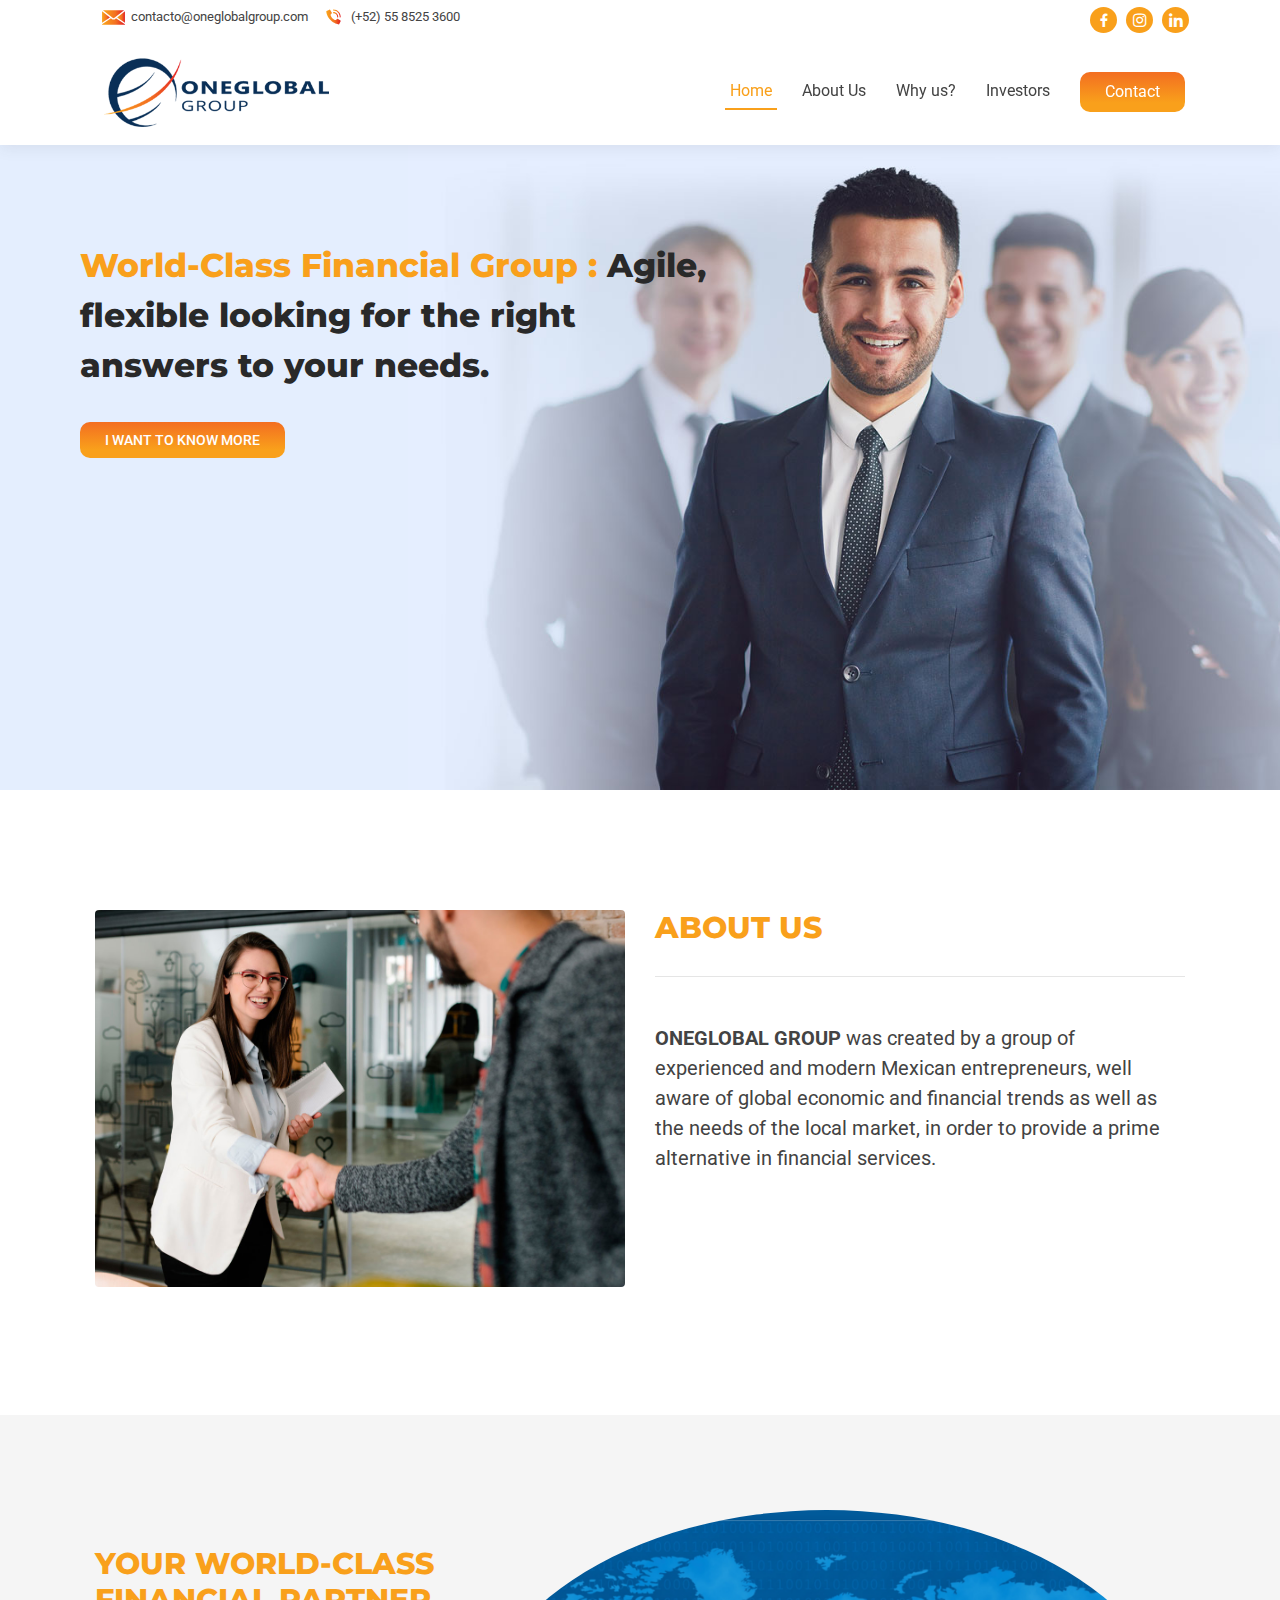
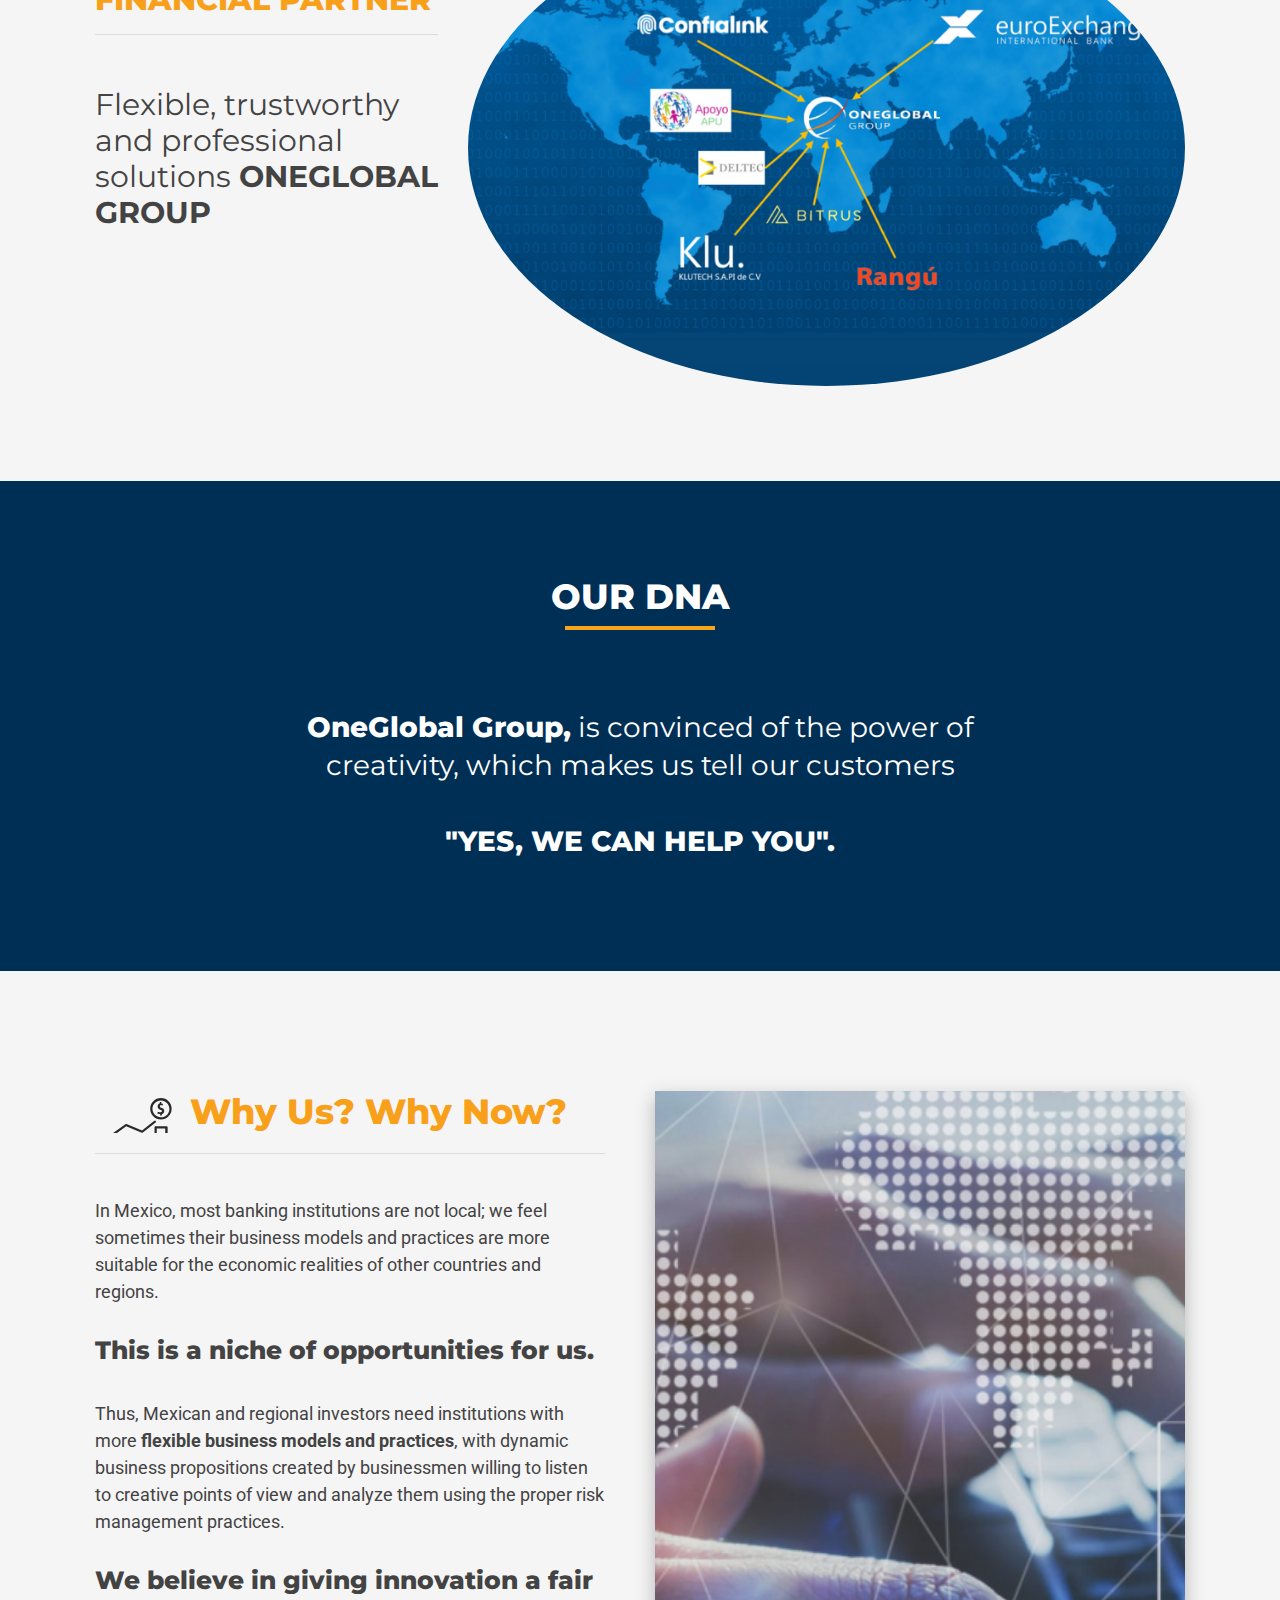
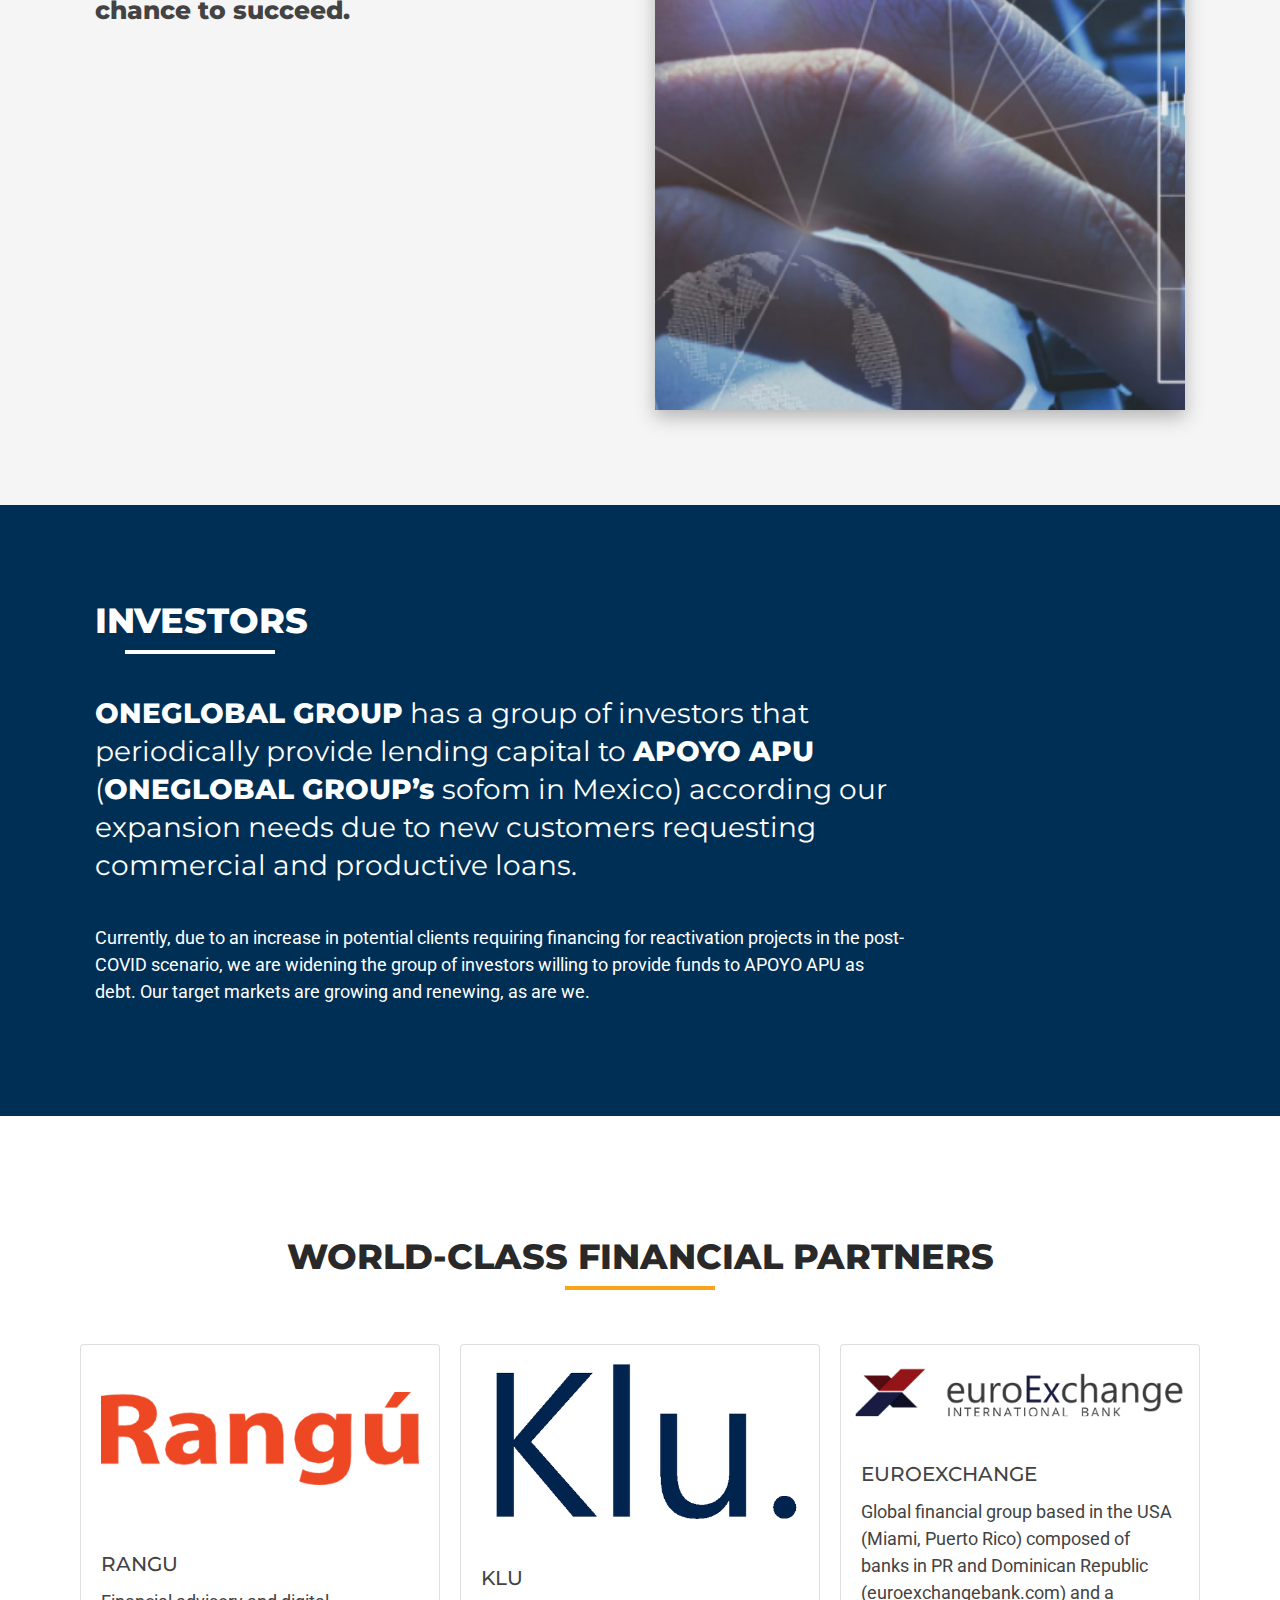
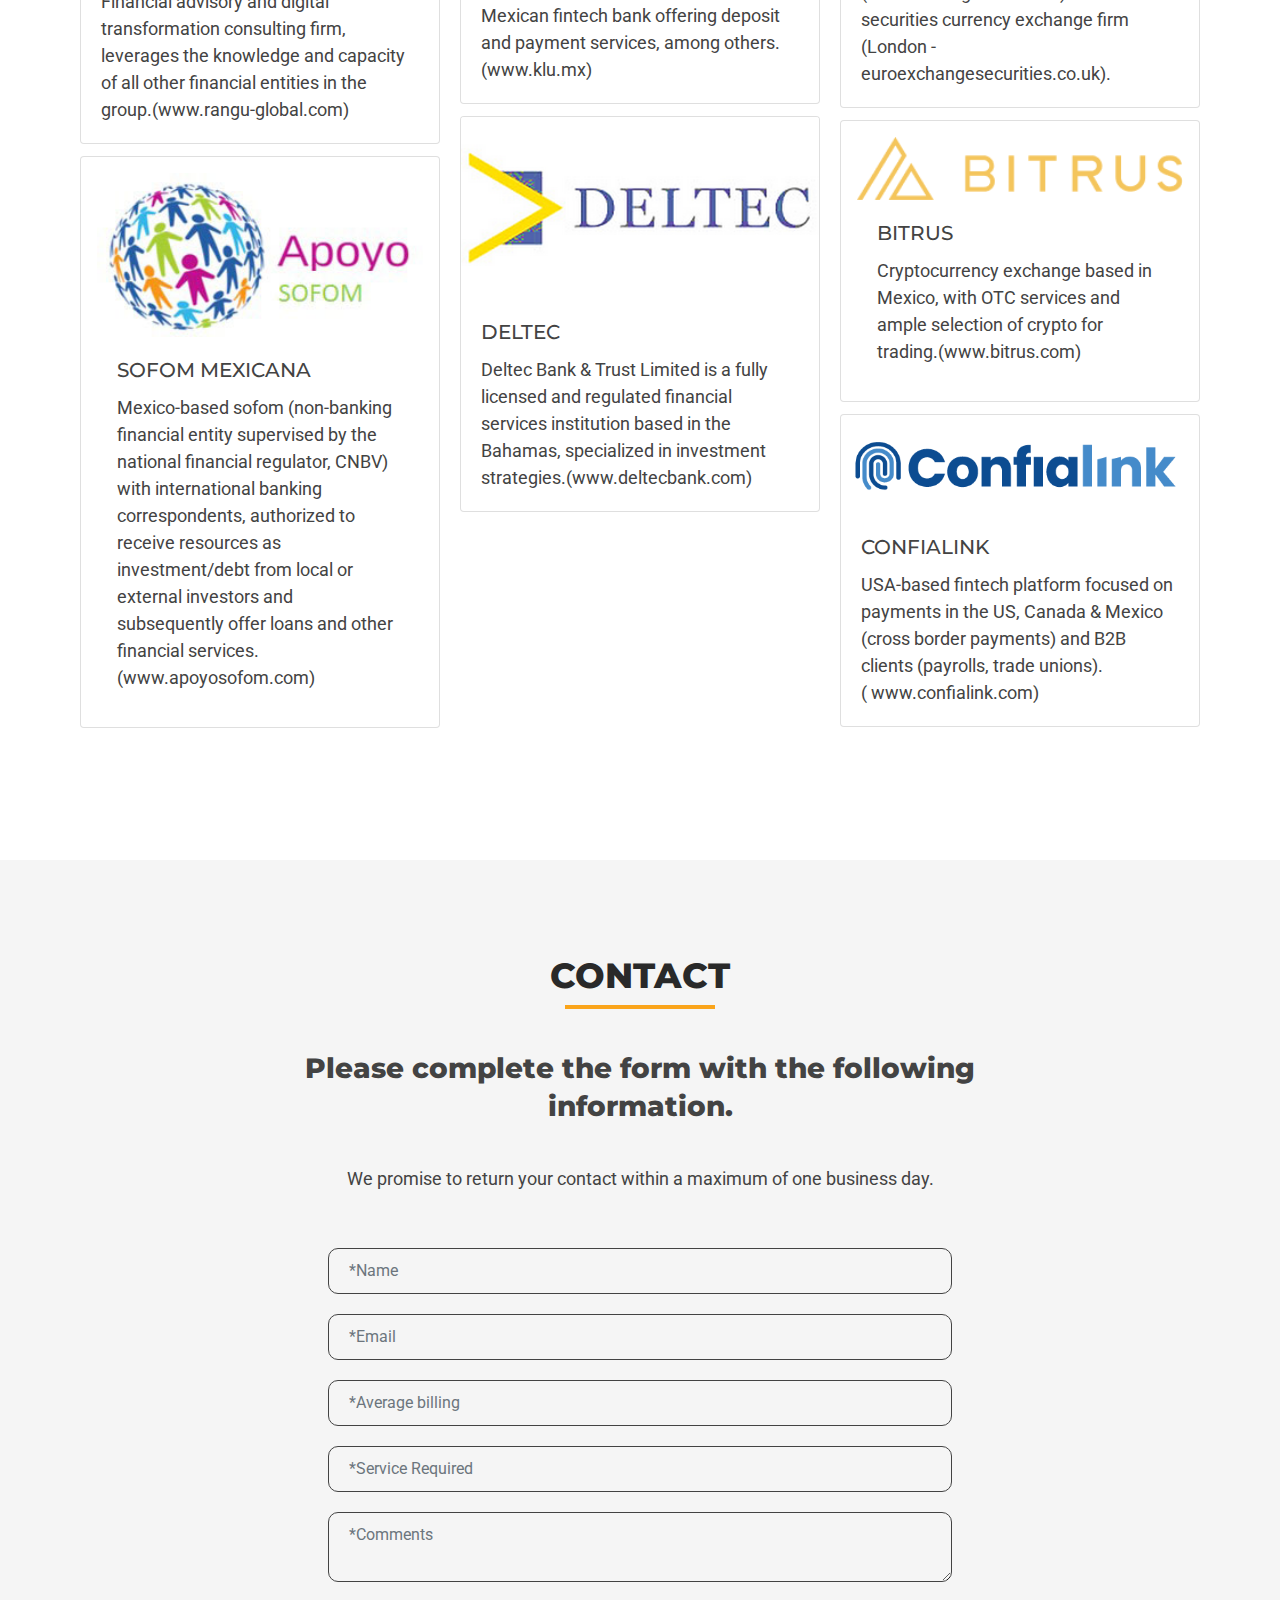
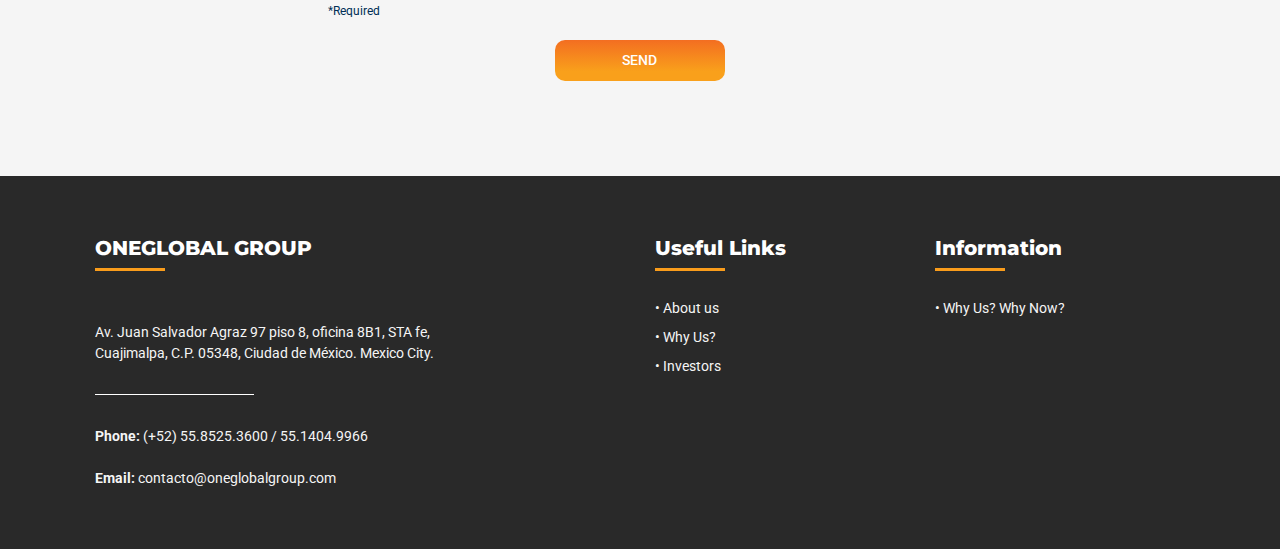
<file: index.html>
<!DOCTYPE html>

<html lang="en">
  <head>
    <meta charset="utf-8" />

    <meta
      name="viewport"
      content="width=device-width, initial-scale=1, shrink-to-fit=no"
    />

    <meta name="description" content="" />

    <meta content="" name="keywords" />

    <meta name="author" content="claudiarenteria.com" />

    <title>
      OneGlobal Group :: the financial partner for mexican small and medium
      business
    </title>

    <!-- Favicons -->

    <link
      rel="apple-touch-icon"
      sizes="144x144"
      href="favicon/apple-touch-icon.png"
    />

    <link
      rel="icon"
      type="image/png"
      sizes="32x32"
      href="favicon/favicon-32x32.png"
    />

    <link
      rel="icon"
      type="image/png"
      sizes="16x16"
      href="favicon/favicon-16x16.png"
    />

    <link
      rel="mask-icon"
      href="favicon/safari-pinned-tab.svg"
      color="#ffffff"
    />

    <meta name="msapplication-TileColor" content="#ffffff" />

    <meta name="theme-color" content="#ffffff" />

    <!-- Google Fonts -->

    <link rel="preconnect" href="https://fonts.gstatic.com" />

    <link
      href="https://fonts.googleapis.com/css2?family=Montserrat:wght@400;500;800;900&family=Roboto:wght@300;400;500;700;900&display=swap"
      rel="stylesheet"
    />

    <!-- CSS Files -->

    <link href="assets/bootstrap/css/bootstrap.min.css" rel="stylesheet" />

    <link href="assets/icofont/icofont.min.css" rel="stylesheet" />

    <link href="assets/boxicons/css/boxicons.min.css" rel="stylesheet" />

    <link href="assets/animate.css/animate.min.css" rel="stylesheet" />

    <!-- estilos generales -->

    <link href="css/estilos3.css" rel="stylesheet" />
  </head>

  <body>
    <!-- •••••••••••• Top bar •••••••••••• -->

    <div id="topbar" class="d-none d-lg-flex align-items-center fixed-top">
      <div class="container d-flex">
        <div class="contact-info mr-auto">
          <span><img src="svg/icono-mail.svg" /></span
          ><a href="mailto:contacto@apoyosofom.com"
            >&nbsp;&nbsp;&nbsp;contacto@oneglobalgroup.com</a
          >

          <span><img src="svg/icono-tel.svg" class="icTel" /></span> (+52) 55
          8525 3600
        </div>

        <div class="social-links">
          <a href="#" class="facebook"><i class="bx bxl-facebook"></i></a>

          <a href="#" class="instagram"><i class="bx bxl-instagram"></i></a>

          <a href="#" class="linkedin"><i class="bx bxl-linkedin"></i></a>
        </div>
      </div>
    </div>

    <!-- •••••••••••• Header •••••••••••• -->

    <header id="header" class="fixed-top">
      <div class="container-lg d-flex align-items-center header-container">
        <a href="index.html" class="logo mr-auto">
          <img
            src="img/logotipo-apoyo-oneglobal-group.fw.png"
            alt=""
            loading="lazy"
            class="img-fluid imgLogo"
          />
        </a>

        <nav class="nav-menu d-none d-lg-block">
          <ul>
            <li class="active"><a href="#header">Home</a></li>

            <li><a href="#escrow">About Us</a></li>

            <li><a href="#simple-installment-credit">Why us?</a></li>

            <li><a href="#application">Investors</a></li>

            <li class="liContact">
              <a href="#contact" class="btn-verde">Contact</a>
            </li>
          </ul>
        </nav>
        <!-- nav-menu -->

        <a href="#contact" class="btn-contact btn-verde scrollto">Contact</a>
      </div>
    </header>

    <main id="main">
      <!-- •••••••••••• Banner inicio •••••••••••• -->

      <section class="banner sectionInicio">
        <div class="container-lg">

          <div class="row">
  
            <div class="col-11 col-md-12 contBanner">
  
              <h1 class="txtBlack" style="line-height: 50px;"><span class="txtRosa">World-Class Financial Group :</span>  Agile,
                flexible looking for the right 
                answers to your needs.
              </h1> 
        
                <br>

              <a href="#contact" class="btn-gral btn-verde scrollto">I WANT TO KNOW MORE</a>
  
            </div>
  
          </div>
  
        </div>
  
        <div class="col-12 d-block d-md-none">
  
          <img src="img/banner-partner-apoyo-sofom.jpg" loading="lazy" class="img-fluid">
  
        </div>
          
      </section>

      <!-- •••••••••••• About us inicio •••••••••••• -->

      <section class="about-inicio sectionGral" id="escrow">
        <div class="container-lg">
          <div class="row">
            <div class="col-12 col-md-6">
              <img
                src="img/factoring-financing-mechanism.jpg"
                class="figure-img img-fluid rounded"
                alt="..."
              />
              <!-- <img src="img/factoring-financing-mechanism.jpg" alt="..." class="img-thumbnail"></img> -->
            </div>

            <div class="col-12 col-md-6">
              <h2><span class="txtRosa">ABOUT US</span></h2>
              <hr />
              <p>
                <b>ONEGLOBAL GROUP</b> was created by a group of experienced and modern Mexican entrepreneurs, well aware of global economic and financial trends as well as the needs of the local market, in order to provide a prime alternative in financial services.
              </p>

              <!-- <a href="about-us.html" class="btn-gral btn-verde scrollto">MORE ABOUT US</a>-->
            </div>
          </div>
        </div>
      </section>

      <section class="about-inicio sectionGral" id="about-inicio-dos">
        <div class="container-lg">
          <div class="row">
            <div class="col-12 col-md-4">
              <h2>
                <span class="txtRosa">YOUR WORLD-CLASS FINANCIAL PARTNER</span>
                <hr />
                Flexible, trustworthy and professional solutions <b>ONEGLOBAL GROUP</b>
              </h2>
              <!-- <img src="img/factoring-financing-mechanism.jpg" alt="..." class="img-thumbnail"></img> -->
            </div>

            <div class="col-12 col-md-8">
              <img
                src="img/GroupGlobalPartner.png"
                alt="Responsive image"
                class="rounded-circle img-fluid"
              />
            </div>
          </div>
        </div>
      </section>

      <!-- •••••••••••• Products •••••••••••• -->

      <!-- Pleca azul -->

      <section id="products">
        <div class="products-pleca sectionGral">
          <div class="container-lg">
            <div class="row">
              <div class="col-12">
                <h4 class="titulo">OUR DNA</h4>
                <div class="backRosa divPleca"></div>
                <p>
                  <span>OneGlobal Group,</span> is convinced of the power of
                  creativity, which makes us tell our customers

                  <span>"YES, WE CAN HELP YOU".</span>
                </p>
              </div>
            </div>
          </div>
        </div>

        <!-- Simple Installment Credit -->

        <div
          id="simple-installment-credit"
          class="sectionGral section-impar cont-product"
        >
          <div class="container-lg">
            <div class="row">
              <div class="col-12 col-md-7 col-lg-6 contenido-prod">
                <h2 class="prod-simple txtRosa">Why Us? Why Now?</h2>
                <hr />
                <p>
                  In Mexico, most banking institutions are not local; we feel sometimes their business models and practices are more suitable for the economic realities of other countries and regions.
                </p>

                <h3>This is a niche of opportunities for us.</h3>

                <p>
                  Thus, Mexican and regional investors need institutions with more <b>flexible business models and practices</b>, with dynamic business propositions created by businessmen willing to listen to creative points of view and analyze them using the proper risk management practices.
                </p>

                <h3>
                  We believe in giving innovation a fair chance to succeed.
                </h3>
              </div>

              <div class="col-12 col-md-5 col-lg-6 prod-impar-img">
                <img src="img/WhyUs.png" loading="lazy" class="img-fluid" />
              </div>
            </div>
          </div>
        </div>

        <!-- Escrow -->

        <!-- <div id="escrow" class="sectionGral cont-product section-par">
          <div class="container-lg">
            <div class="row">
              <div
                class="col-12 col-md-5 col-lg-6 prod-par-img order-md-1 order-2"
              >
                <img
                  src="img/escrow--pyme.jpg"
                  class="img-fluid"
                  loading="lazy"
                />
              </div>

              <div
                class="
                  col-12 col-md-7 col-lg-6
                  contenido-prod-left
                  order-md-2 order-1
                "
              >
                <h2 class="prod-escrow txtRosa">Escrow</h2>

                <p>
                  Financial instrument whereby an asset (or escrow money) is
                  held by a third party on behalf of two other parties that are
                  in the process of completing a transaction. The third-party
                  (ONEGLOBAL GROUP) holds the funds until both parties have
                  fulfilled their contractual requirements.
                </p>
              </div>
            </div>

             beneficios 

            <div class="row d-flex justify-content-center">
              <div class="col-12 col-sm-11 col-md-10 par-beneficios">
                <h3>Benefits</h3>

                <ul class="lista-productos">
                  <li>
                    Enables transactions between parties with little o no prior
                    business relationship, where there is no time to create
                    trust between the parties.
                  </li>

                  <li>
                    Eliminates uncertainty whether one party is going to pay or
                    the other will fulfill its contractual obligations.
                  </li>

                  <li>Impartial third party.</li>

                  <li>Low cost (escrow fees).</li>
                </ul>
              </div>
            </div>
          </div>
        </div>

        Revolving credits 

        <div
          id="revolving-credits"
          class="sectionGral section-impar cont-product"
        >
          <div class="container-lg">
            <div class="row">
              <div class="col-12 col-md-7 col-lg-6 contenido-prod">
                <h2 class="prod-revolving txtRosa">Revolving Credit</h2>

                <p>
                  Credits where funds replenish automatically up to a priorly
                  agreed-upon threshold as the customer keeps paying a part of
                  what is owed. It allows customers to use funds as needed. It
                  is normally used for operating funding, since the amount drawn
                  may fluctuate depending on the needs for cash.
                </p>

                 beneficios 

                <h3>Benefits</h3>

                <ul class="lista-productos">
                  <li>Fixed interest rate.</li>

                  <li>Secured by company assets.</li>

                  <li>Payments in Mexican Pesos.</li>

                  <li>
                    Quickly replenished as customer repays interests and fees
                    over withdrawn amounts.
                  </li>
                </ul>
              </div>

              <div class="col-12 col-md-5 col-lg-6 prod-impar-img">
                <img
                  src="img/Revolving-credits-pymes-mexico.jpg"
                  class="img-fluid"
                  loading="lazy"
                />
              </div>
            </div>
          </div>
        </div>

         Factoring 

        <div id="factoring" class="sectionGral cont-product section-par">
          <div class="container-lg">
            <div class="row">
              <div
                class="col-12 col-md-5 col-lg-6 prod-par-img order-md-1 order-2"
              >
                <img
                  src="img/factoring-financing-mechanism.jpg"
                  class="img-fluid"
                  loading="lazy"
                />
              </div>

              <div
                class="
                  col-12 col-md-7 col-lg-6
                  contenido-prod-left
                  order-md-2 order-1
                "
              >
                <h2 class="prod-factoring txtRosa">Factoring</h2>

                <p>
                  Debtor-financing mechanism in which a business sells its
                  accounts receivable at a discounted price to a third-party in
                  order to meet its liquidity needs.
                </p>

                beneficios 

                <h3>Benefits</h3>

                <ul class="lista-productos">
                  <li>Fixed interest rate.</li>

                  <li>Lowered financial and legal risk for entrepreneur.</li>

                  <li>Payments in Mexican Pesos.</li>

                  <li>
                    Allows to meet financial needs quickly, not waiting for the
                    payment period agreed with the invoice issuer.
                  </li>
                </ul>
              </div>
            </div>
          </div>
        </div> -->
      </section>

      <!-- •••••••••••• Application process (outlays)•••••••••••• -->

      <!-- pleca rosa -->

      <section id="application">
        <div class="application-pleca">
          <div class="container-lg">
            <div class="row">
              <div class="col-12 col-lg-9">
                <h4 class="titulo">INVESTORS</h4>

                <div class="divPleca"></div>

                <p class="txt">
                  <span>ONEGLOBAL GROUP</span> has a group of investors that
                  periodically provide lending capital to
                  <span>APOYO APU </span>(<span>ONEGLOBAL GROUP’s </span> sofom
                  in Mexico) according our expansion needs due to new customers
                  requesting commercial and productive loans.
                </p>

                <p>
                  Currently, due to an increase in potential clients requiring
                  financing for reactivation projects in the post-COVID
                  scenario, we are widening the group of investors willing to
                  provide funds to <span>APOYO APU</span> as debt. Our target
                  markets are growing and renewing, as are we.
                </p>
              </div>
            </div>
          </div>
        </div>

        <!-- application numeros -->

        <!-- <div class="section-number">
          <div class="container-lg">
            numero 1 

            <div class="row d-flex justify-content-center">
              <div class="col-12 col-sm-2">
                <img
                  src="img/numero1.jpg"
                  class="img-fluid d-none d-sm-block"
                  loading="lazy"
                />

                <img
                  src="img/numero1-movil.jpg"
                  class="img-fluid d-block d-sm-none"
                  loading="lazy"
                />
              </div>

              <div class="col-12 col-sm-10 col-md-8 col-lg-7">
                <h4 class="titulo naranja">
                  Credit <span class="espacio">pre-qualification</span>
                </h4>

                <p>
                  Starting with the initial contact via website, we gather
                  information of the customer’s profile and needs so as to
                  ensure that the customer is part of our target and that their
                  needs are within our operational limits in terms of conditions
                  and amount.
                </p>
              </div>
            </div>

             numero 2 

            <div class="row d-flex justify-content-center">
              <div class="col-12 col-sm-2">
                <img
                  src="img/numero2.jpg"
                  class="img-fluid d-none d-sm-block"
                  loading="lazy"
                />

                <img
                  src="img/numero2-movil.jpg"
                  class="img-fluid d-block d-sm-none"
                  loading="lazy"
                />
              </div>

              <div class="col-12 col-sm-10 col-md-8 col-lg-7">
                <h4 class="titulo celeste">Delivery of documentation</h4>

                <p>
                  During this stage, we perform the checking stage of the
                  delivered documentation for things like AML, company and
                  personal credit profile, guarantees and other legal and risk
                  management requirements.
                </p>
              </div>
            </div>

             numero 3

            <div class="row d-flex justify-content-center">
              <div class="col-12 col-sm-2">
                <img
                  src="img/numero3.jpg"
                  class="img-fluid d-none d-sm-block"
                  loading="lazy"
                />

                <img
                  src="img/numero3-movil.jpg"
                  class="img-fluid d-block d-sm-none"
                  loading="lazy"
                />
              </div>

              <div class="col-12 col-sm-10 col-md-8 col-lg-7">
                <h4 class="titulo verde">Response to application</h4>

                <p>
                  In this stage we usually conduct an iterative process of
                  working with the customer in clarifying doubts we may have
                  regarding documentation, profile and credit capacity.
                </p>
              </div>
            </div>

            numero 4 

            <div class="row d-flex justify-content-center last-row">
              <div class="col-12 col-sm-2">
                <img
                  src="img/numero4.jpg"
                  class="img-fluid d-none d-sm-block"
                  loading="lazy"
                />

                <img
                  src="img/numero4-movil.jpg"
                  class="img-fluid d-block d-sm-none"
                  loading="lazy"
                />
              </div>

              <div class="col-12 col-sm-10 col-md-8 col-lg-7">
                <h4 class="titulo rosa">
                  Credit disposal

                  <span class="txtCh">(if approved)</span>
                </h4>

                <p>
                  If the outcome of the process is positive, we enable the
                  mechanisms for money withdrawal and account control.
                </p>
              </div>
            </div>
          </div>
        </div> -->

        <!-- <div id="factoring" class="sectionGral cont-product section-par">
          <div class="container-lg">
            <div class="row">
              <div
                class="col-12 col-md-5 col-lg-6 prod-par-img order-md-1 order-2"
              >
                <img
                  src="img/img-simple-installment-credit.jpg"
                  class="img-fluid"
                  loading="lazy"
                />
              </div>

              <div
                class="
                  col-12 col-md-7 col-lg-6
                  contenido-prod-left
                  order-md-2 order-1
                "
              >
                <h2 class="prod-factoring txtRosa">
                  INVESTMENT OPPORTUNITY -PAYMASTER LIQUIDITY
                </h2>

                <hr />

                <p >
                  In the last few months we have been approached by a large number of potential clients needing Paymaster services; however, they do not want to wait for the normal SWIFT processing period (up to 5 work days, depending on the location and bank processes).
                </p>

                <p>
                  They are willing to pay more for an “expedite” service, which requires us to have liquidity and pay “back-to-back” for the transfer, and wait for the SWIFT to arrive days later.
                </p>

                <p>
                  <b>ONEGLOBAL GROUP</b> is looking to acquire debt from
                  investors that for that service.<u>We shall pay interests of <b>12%/year</b> in USD, plus 0.30% as a referral fee.</u>

                  The debt is payable by <b>APOYO APU</b> in 12 months.

                  <b>The minimum investment required is USD 100,000.</b>
                </p>
              </div>
            </div>
          </div>
        </div>
      </section> -->

      <!-- •••••••••••• Team •••••••••••• -->

      <!-- <section id="Team" class="section-team">

      <div class="container-lg">

        <div class="row d-flex justify-content-center">

          <div class="col-12 col-sm-9 col-md-9">

            <h4 class="titulo">OUR TEAM</h4>

            <div class="backRosa divPleca"></div>

          </div>

        </div>

        <div class="row"> -->

      <!-- team 1 -->

      <!-- <div class="col-12 col-md-6 col-lg-4 cont-team">

            <div>

              <img src="img/team/team1.jpg" class="img-fluid" loading="lazy">

              <h6>Walter White</h6>

              <span>CEO</span>

              <p>Praesent vitae interdum justo. Nam nec dapibus metus.

              Lorem ipsum.</p>

            </div>

          </div> -->

      <!-- team 2 -->

      <!-- <div class="col-12 col-md-6 col-lg-4 cont-team">

            <div>

              <img src="img/team/team2.jpg" class="img-fluid" loading="lazy">

              <h6>Sarah Wilson</h6>

              <span>Marketing</span>

              <p>Nunc interdum ornare sapien, sit amet interdum est consectetur eget.</p>

            </div>

          </div> -->

      <!-- team 3 -->

      <!-- <div class="col-12 col-md-6 col-lg-4 cont-team">

            <div>

              <img src="img/team/team3.jpg" class="img-fluid" loading="lazy">

              <h6>William Anderson</h6>

              <span>Content</span>

              <p>Cras in lorem nulla. Morbi ullamcorper ullamcorper lorem.</p>

            </div>

          </div>

        </div>

      </div>

    </section> -->

      <!-- •••••••••••• News (cards GROUP INVESTORS)•••••••••••• -->

      <section id="news" class="section-news">
        <div class="container-lg">
          <div class="row d-flex justify-content-center">
            <div class="col-12 col-sm-9 col-md-9">
              <h4 class="titulo">WORLD-CLASS FINANCIAL PARTNERS</h4>
              <div class="backRosa divPleca"></div>
            </div>
          </div>
          <br />
          <br />
          <div class="row">
            <div class="card-columns">
              <div class="card">
                <a href="https://rangu-global.com/"
                  ><img
                    src="img/logo-rangu.png"
                    class="card-img-top"
                    alt="Rangu Global"
                /></a>
                <div class="card-body">
                  <h5 class="card-title">RANGU</h5>
                  <p class="card-text General">
                    Financial advisory and digital transformation consulting
                    firm, leverages the knowledge and capacity of all other
                    financial entities in the group.<a href="https://rangu-global.com/">(www.rangu-global.com)</a>
                  </p>
                </div>
              </div>
              <div class="card p-3">
                <a href="https://www.apoyosofom.com/"> <img
                  src="img/logotipo-sofom.jpg"
                  class="card-img-top"
                  alt="..."
                /></a> 
                <div class="card-body">
                  <h5 class="card-title">SOFOM MEXICANA</h5>
                  <p class="card-text General">
                    Mexico-based sofom (non-banking financial entity supervised
                    by the national financial regulator, CNBV) with
                    international banking correspondents, authorized to receive
                    resources as investment/debt from local or external
                    investors and subsequently offer loans and other financial
                    services.<a href="https://www.apoyosofom.com/">(www.apoyosofom.com)</a>
                  </p>
                </div>
              </div>
              <div class="card">
                <a href="https://www.klu.mx/"><img src="img/Klu.png" class="card-img-top" alt="..." /></a>
                <div class="card-body">
                  <h5 class="card-title">KLU</h5>
                  <p class="card-text General">
                    Mexican fintech bank offering deposit and payment services,
                    among others.<a href="https://www.klu.mx/">(www.klu.mx)</a>
                  </p>
                </div>
              </div>
              <div class="card">
                <a href="https://www.deltecbank.com/"><img src="img/deltec.png" class="card-img-top" alt="..." /></a>
                <div class="card-body">
                  <h5 class="card-title">DELTEC</h5>
                  <p class="card-text General">
                    Deltec Bank & Trust Limited is a fully licensed and
                    regulated financial services institution based in the
                    Bahamas, specialized in investment strategies.<a href="https://www.deltecbank.com/">(www.deltecbank.com)</a>
                  </p>
                </div>
              </div>
              <div class="card">
                <a href="https://euroexchangebank.com/"><img src="img/Exchange.png" class="card-img-top" alt="..." /></a>
                <div class="card-body">
                  <h5 class="card-title">EUROEXCHANGE</h5>
                  <p class="card-text General">
                    Global financial group based in the USA (Miami, Puerto Rico)
                    composed of banks in PR and Dominican Republic <a href="https://euroexchangebank.com/">(euroexchangebank.com)</a> and a securities currency exchange firm (London - <a href="https://euroexchangesecurities.co.uk/">euroexchangesecurities.co.uk</a>).
                  </p>
                </div>
              </div>
              <div class="card p-3">
               <a href="https://www.bitrus.com"><img src="img/LogoBitrus.png" class="card-img-top" alt="..." /></a> 
                <div class="card-body">
                  <h5 class="card-title">BITRUS</h5>
                  <p class="card-text General">
                    Cryptocurrency exchange based in Mexico, with OTC services
                    and ample selection of crypto for trading.<a href="https://www.bitrus.com/">(www.bitrus.com)</a>
                  </p>
                </div>
              </div>
              <div class="card">
                <a href="http://www.confialink.com/"> <img
                  src="img/LogoConfialink.png"
                  class="card-img-top"
                  alt="..."
                /></a>
                <div class="card-body">
                  <h5 class="card-title">CONFIALINK</h5>
                  <p class="card-text General">
                    USA-based fintech platform focused on payments in the US,
                    Canada & Mexico (cross border payments) and B2B clients
                    (payrolls, trade unions).<br>
                    <a href="http://www.confialink.com/">( www.confialink.com)</a>
                  </p>
                </div>
              </div>
            </div>
          </div>
        </div>
      </section>
    </main>

    <!-- •••••••••••• Contact •••••••••••• -->

    <section id="contact" class="section-contact">
      <div class="container-lg">
        <div class="row d-flex justify-content-center">
          <div class="col-12 col-sm-9 col-md-9">
            <h4 class="titulo">CONTACT</h4>

            <div class="backRosa divPleca"></div>

            <h5>Please complete the form with the following information.</h5>

            <p class="General">
              We promise to return your contact within a maximum of one business
              day.
            </p>
          </div>
        </div>

        <div class="row d-flex justify-content-center">
          <div class="col-12 col-sm-10 col-md-7">
            <form method="post" action="procesa.php" class="form-contacto">
              <input
                type="text"
                class="form-control"
                name="name"
                placeholder="*Name"
                required
              />

              <input
                type="text"
                class="form-control"
                name="email"
                placeholder="*Email"
                required
              />

              <input
                type="text"
                class="form-control"
                name="average"
                placeholder="*Average billing"
                required
              />

              <input
                type="text"
                class="form-control"
                name="serviceRequire"
                placeholder="*Service Required"
                required
              />

              <textarea
                type="text"
                class="form-control"
                name="comments"
                placeholder="*Comments"
                required
              ></textarea>

              <span>*Required</span>

              <button type="submit" class="btn-gral btn-verde">SEND</button>
            </form>
          </div>
        </div>
      </div>
    </section>

    <!-- •••••••••••• Footer •••••••••••• -->

    <footer id="footer" class="section-footer">
      <div class="footer-top">
        <div class="container-lg">
          <div class="row">
            <!-- Datos de contacto -->

            <div class="col-lg-6 col-md-6 col-sm-12 footer-contact">
              <h6>ONEGLOBAL GROUP</h6>

              <div class="plecaRosa"></div>

              <p>
                Av. Juan Salvador Agraz 97 piso 8, oficina 8B1, STA fe,
                Cuajimalpa, C.P. 05348, Ciudad de México. Mexico City.
              </p>

              <div class="plecaBca"></div>

              <p>
                <strong>Phone:</strong> (+52) 55.8525.3600 / 55.1404.9966

                <strong>Email:</strong> contacto@oneglobalgroup.com
              </p>
            </div>

            <!-- links web -->

            <div class="col-lg-3 col-md-3 col-sm-6 footer-links">
              <h6>Useful Links</h6>

              <div class="plecaRosa"></div>

              <ul>
                <li><a href="#escrow">• About us</a></li>

                <li>
                  <a href="#simple-installment-credit">• Why Us?</a>
                </li>

                <li><a href="#application">• Investors</a></li>
              </ul>
            </div>

            <!-- links web -->

            <div class="col-lg-3 col-md-3 col-sm-6 footer-links">
              <h6>Information</h6>

              <div class="plecaRosa"></div>

              <ul>
                <li>
                  <a href="#simple-installment-credit">• Why Us? Why Now?</a>
                </li>

                
              </ul>
            </div>
          </div>
        </div>
      </div>

      <!-- Credits -->

    </footer>

    <!-- div id="preloader"></div> -->

    <!-- Vendor JS Files -->

    <script src="assets/jquery/jquery.min.js"></script>

    <script src="assets/bootstrap/js/bootstrap.bundle.min.js"></script>

    <script src="assets/jquery.easing/jquery.easing.min.js"></script>

    <!-- Template Main JS File -->

    <script src="js/main.js"></script>

    <script type="text/javascript">

       //Cargar imagenes

      if ('loading' in HTMLImageElement.prototype) {

         const images = document.querySelectorAll("img.lazyload");

         images.forEach(img => {

             img.src = img.dataset.src;

         });

       } else {

         let script = document.createElement("script");

         script.async = true;

         script.src = "https://cdnjs.cloudflare.com/ajax/libs/lazysizes/5.2.0/lazysizes.min.js";

         document.body.appendChild(script);

       }



       //función para cargar después los ficheros de hoja de estilo .css!

       function(e){"use strict"

       var n=function(n,t,o){function i(e){return f.body?e():void setTimeout(function(){i(e)})}var d,r,a,l,f=e.document,s=f.createElement("link"),u=o||"all"

       return t?d=t:(r=(f.body||f.getElementsByTagName("head")[0]).childNodes,d=r[r.length-1]),a=f.styleSheets,s.rel="stylesheet",s.href=n,s.media="only x",i(function(){d.parentNode.insertBefore(s,t?d:d.nextSibling)}),l=function(e){for(var n=s.href,t=a.length;t--;)if(a[t].href===n)return e()

       setTimeout(function(){l(e)})},s.addEventListener&&s.addEventListener("load",function(){this.media=u}),s.onloadcssdefined=l,l(function(){s.media!==u&&(s.media=u)}),s}

       "undefined"!=typeof exports?exports.loadCSS=n:e.loadCSS=n}("undefined"!=typeof global?global:this)
    </script>
  </body>
</html>
</file>
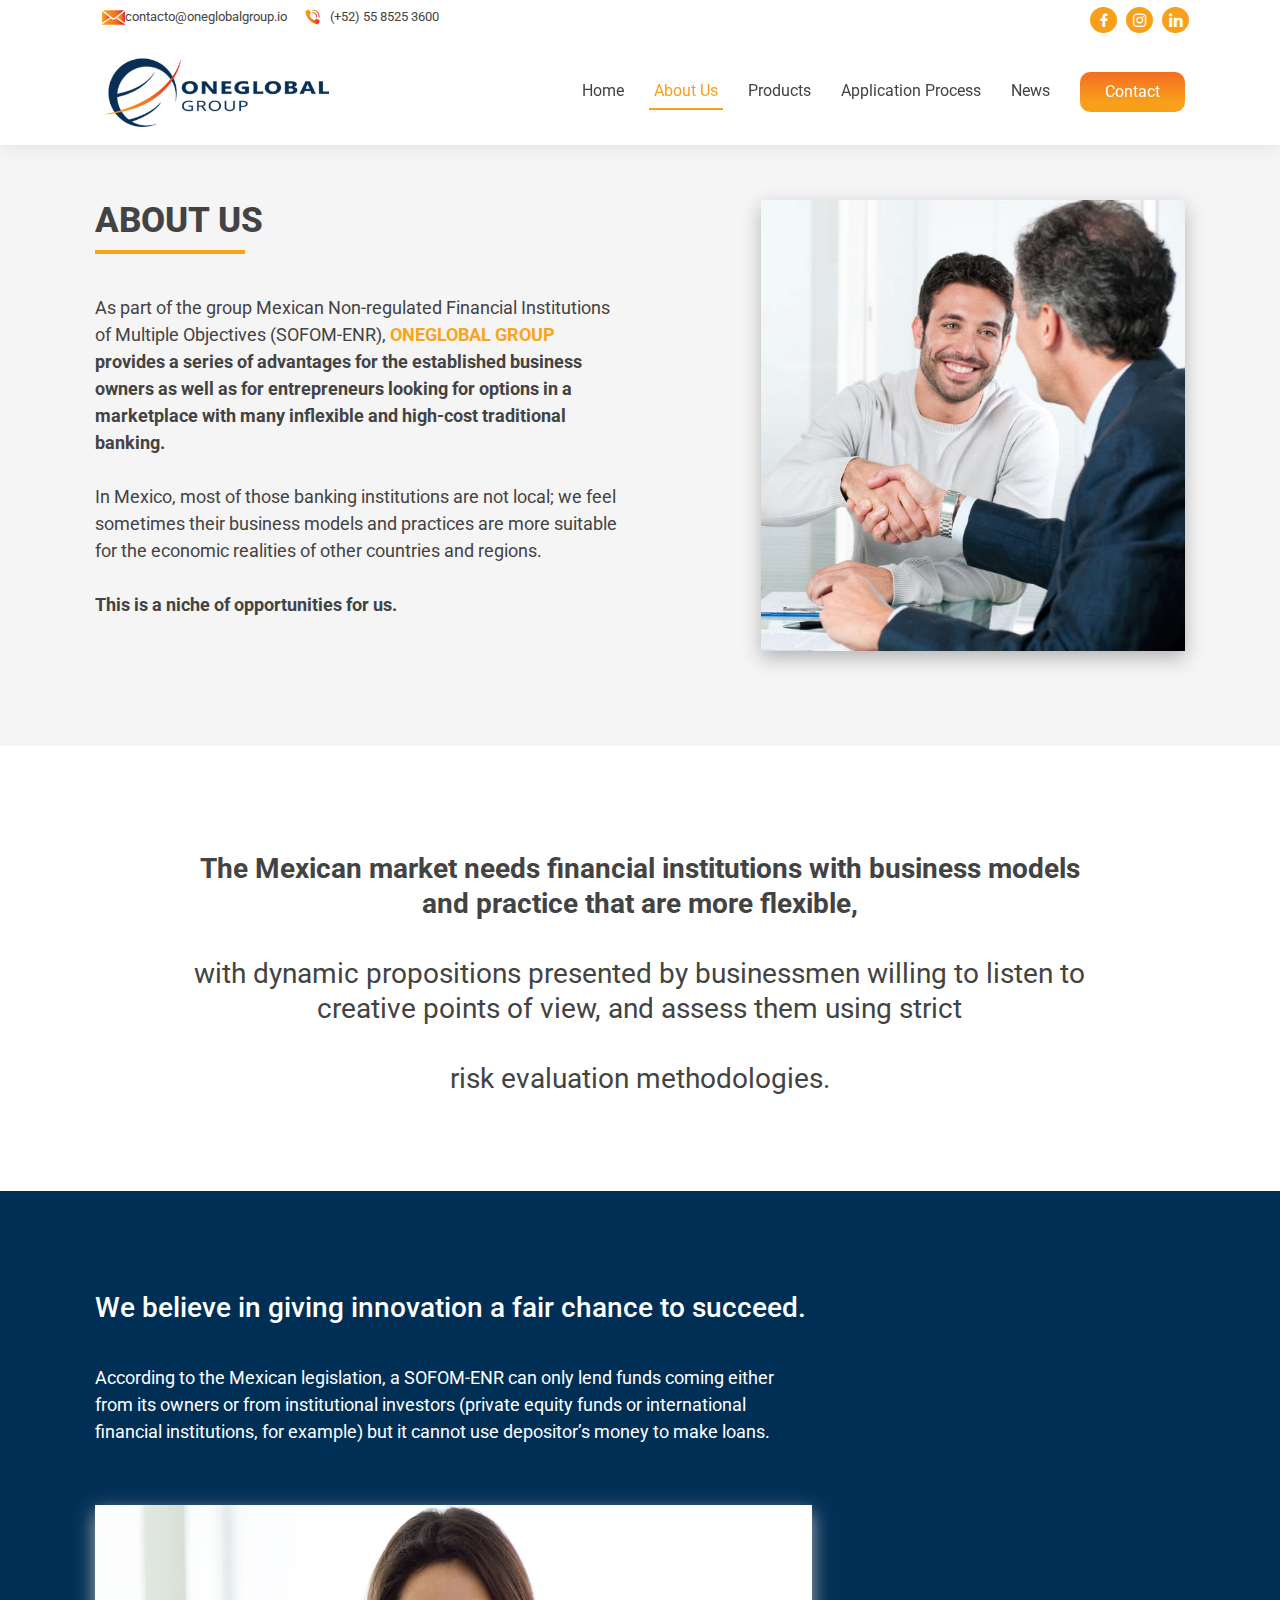
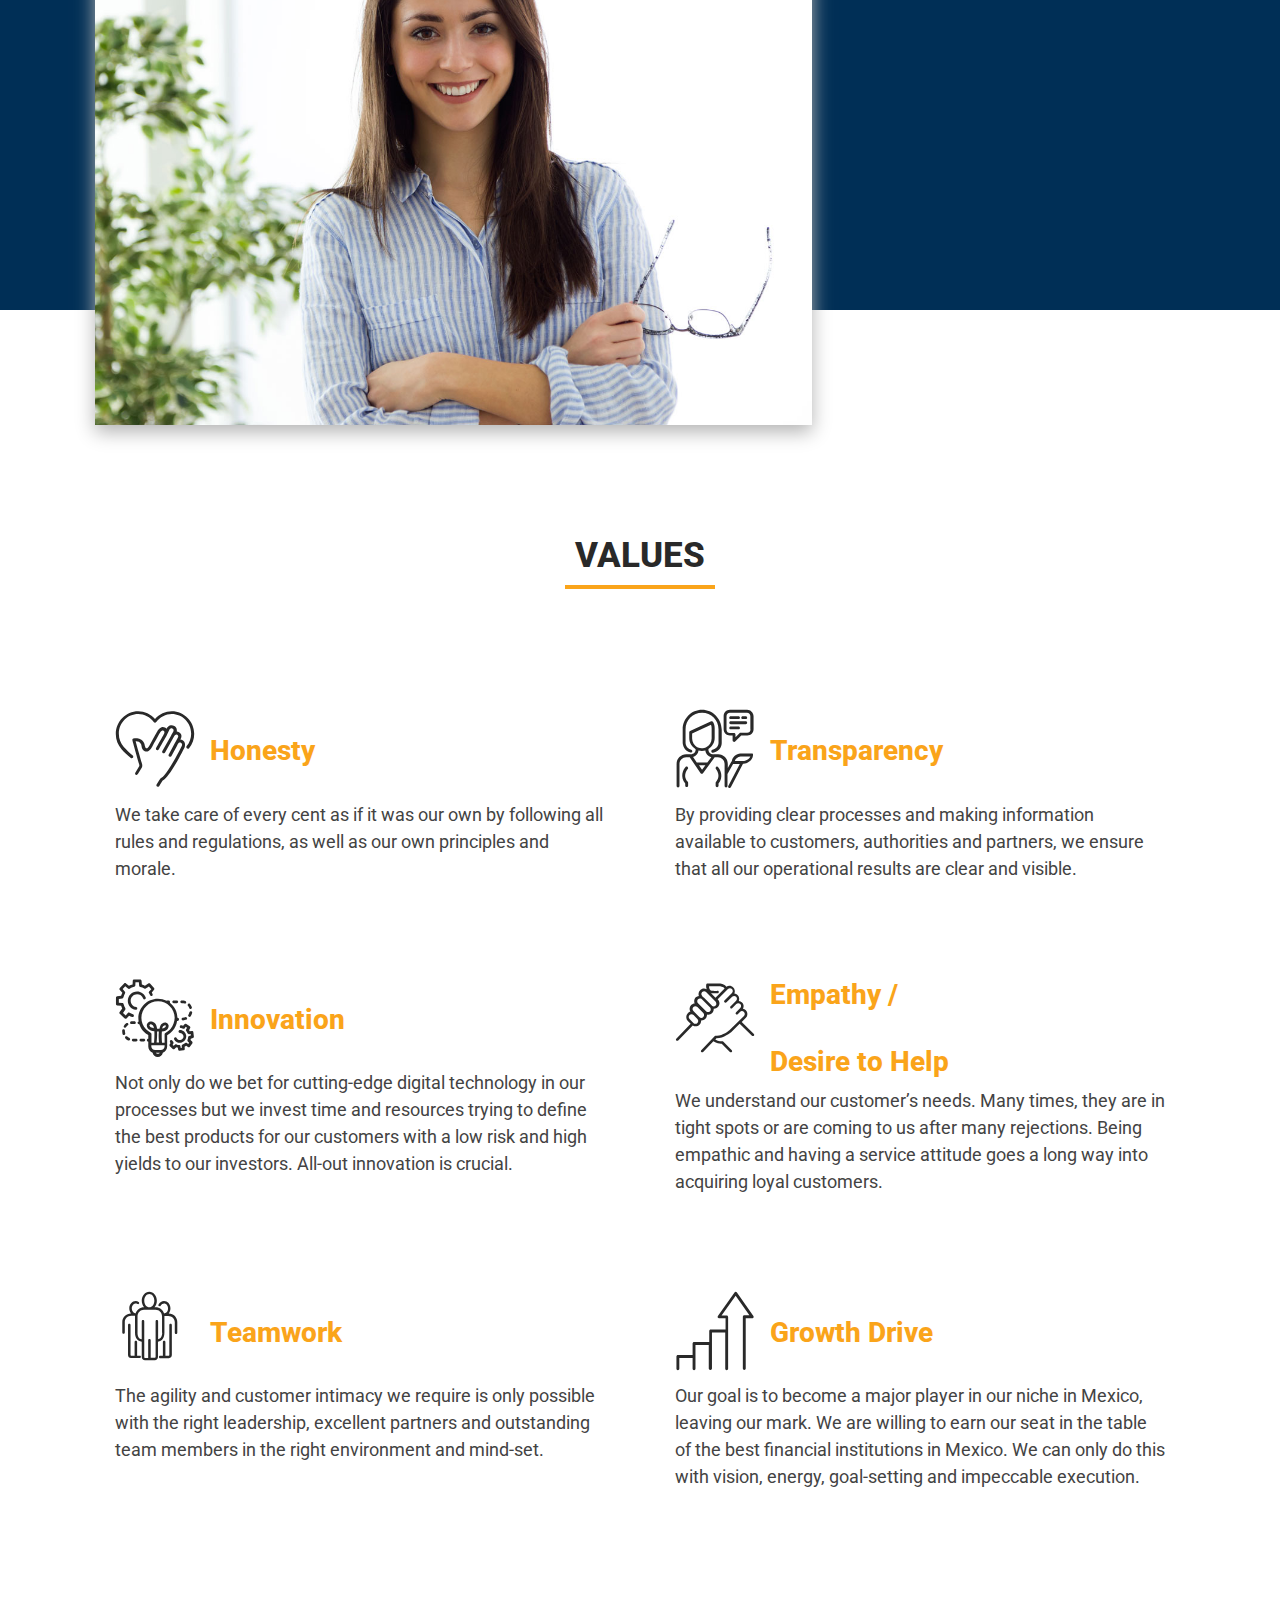
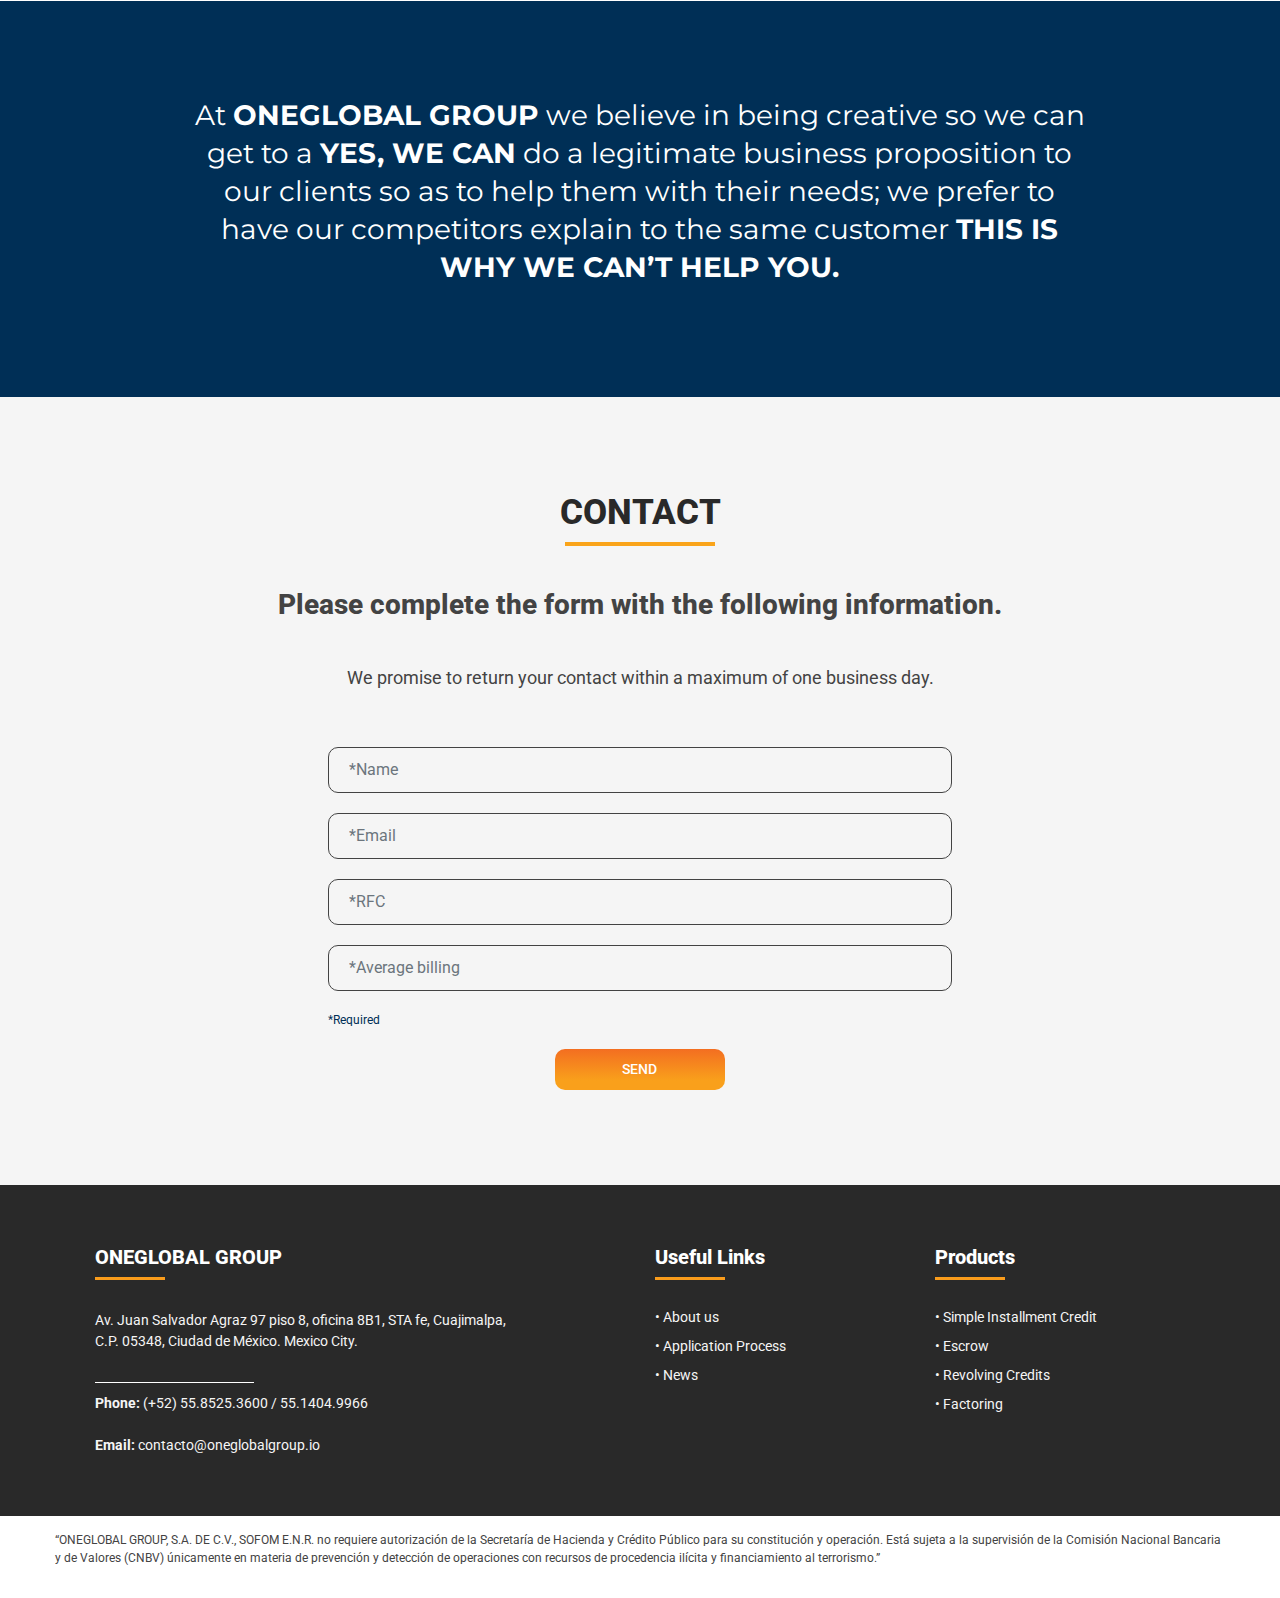
<file: about-us.html>
<!DOCTYPE html>

<html lang="es-MX">



<head>

  <meta charset="utf-8">

  <meta name="viewport" content="width=device-width, initial-scale=1, shrink-to-fit=no">

  <meta name="description" content="">

  <meta content="" name="keywords">

  <meta name="author" content="claudiarenteria.com">

  <title>OneGlobal Group :: the financial partner for mexican small and medium business</title>



  <!-- Favicons -->

  <link rel="apple-touch-icon" sizes="144x144" href="favicon/apple-touch-icon.png">

  <link rel="icon" type="image/png" sizes="32x32" href="favicon/favicon-32x32.png">

  <link rel="icon" type="image/png" sizes="16x16" href="favicon/favicon-16x16.png">

  <link rel="mask-icon" href="favicon/safari-pinned-tab.svg" color="#ffffff">

  <meta name="msapplication-TileColor" content="#ffffff">

  <meta name="theme-color" content="#ffffff">



  <!-- Google Fonts -->

  <link rel="preconnect" href="https://fonts.gstatic.com">

  <link href="https://fonts.googleapis.com/css2?family=Montserrat:wght@400;500;800;900&family=Roboto:wght@300;400;500;700;900&display=swap" rel="stylesheet">



  <!-- CSS Files -->

  <link href="assets/bootstrap/css/bootstrap.min.css" rel="stylesheet">

  <link href="assets/icofont/icofont.min.css" rel="stylesheet">

  <link href="assets/boxicons/css/boxicons.min.css" rel="stylesheet">

  <link href="assets/animate.css/animate.min.css" rel="stylesheet">



  <!-- estilos generales -->

  <link href="css/estilos2.css" rel="stylesheet">

</head>



<body>

<!-- •••••••••••• Top bar •••••••••••• -->

  <div id="topbar" class="d-none d-lg-flex align-items-center fixed-top">

    <div class="container d-flex">

      <div class="contact-info mr-auto">

        <span><img src="svg/icono-mail.svg"></span><a href="mailto:contacto@apoyosofom.com">  contacto@oneglobalgroup.io</a>

        <span><img src="svg/icono-tel.svg" class="icTel"></span> (+52) 55 8525 3600

      </div>

      <div class="social-links">

        <a href="#" class="facebook"><i class="bx bxl-facebook"></i></a>

        <a href="#" class="instagram"><i class="bx bxl-instagram"></i></a>

        <a href="#" class="linkedin"><i class="bx bxl-linkedin"></i></a>

      </div>

    </div>

  </div>



<!-- •••••••••••• Header •••••••••••• -->

  <header id="header" class="fixed-top">

    <div class="container-lg d-flex align-items-center header-container ">

      <a href="index.html" class="logo mr-auto">

        <img src="img/logotipo-apoyo-oneglobal-group.fw.png" alt="" class="img-fluid imgLogo" loading="lazy">

      </a>

      <nav class="nav-menu d-none d-lg-block">

        <ul>

          <li><a href="https://www.oneglobalgroup.io">Home</a></li>

          <li class="active2"><a href="https://www.oneglobalgroup.io/about-us.html">About Us</a></li>

          <li><a href="https://www.oneglobalgroup.io/#products">Products</a></li>

          <li><a href="https://www.oneglobalgroup.io/#application">Application Process</a></li>

          <li><a href="https://www.oneglobalgroup.io/#news">News</a></li>

          <li class="liContact"><a href="#contact" class="btn-verde">Contact</a></li>

        </ul>

      </nav><!-- nav-menu -->



      <a href="#contact" class="btn-contact btn-verde scrollto">Contact</a>

    </div>

  </header>



  <main id="main">

<!-- •••••••••••• Inicio About •••••••••••• -->

    <section class="sectionAboutInt">

      <div class="container-lg">

        <div class="row">

          <div class="col-12 col-md-7 col-lg-6">

            <h4 class="titulo">ABOUT US</h4>

            <div class="backRosa divPleca"></div>

            <p>As part of the group Mexican Non-regulated Financial Institutions of Multiple Objectives (SOFOM-ENR), <strong><span class="txtRosa">ONEGLOBAL GROUP</span> provides a series of advantages for the established business owners as well as for entrepreneurs looking for options in a marketplace with many inflexible and high-cost traditional banking.</strong>

            In Mexico, most of those banking institutions are not local; we feel sometimes their business models and practices are more suitable for the economic realities of other countries and regions. 

            <strong>This is a niche of opportunities for us.</strong></p>

          </div>

          <div class="col-12 col-md-5 col-lg-6">

            <img src="img/about-us-Apoyo-SOFOM.jpg" class="img-fluid" loading="lazy">

          </div>

        </div>

      </div>

    </section>

<!-- •••••••••••• Frase Fondo Blanco •••••••••••• -->

    <section class="about-inicio sectionGral aboutFraseBco">

      <div class="container-lg">

        <div class="row d-flex justify-content-center">

          <div class="col-12 col-md-10">

            <h2><strong>The Mexican market needs financial institutions with business models and practice that are more flexible,</strong> 

            with dynamic propositions presented by businessmen willing to listen to creative points of view, and assess them using strict 

          risk evaluation methodologies. </h2>

          </div>

        </div>

      </div>

    </section>

<!-- fondo azul about us -->

    <section class="about-azul sectionGral">

      <div class="container-lg">

        <div class="row">

          <div class="col-12 col-md-8">

            <h2>We believe in giving innovation a fair chance to succeed.</h2>

            <p>According to the Mexican legislation, a SOFOM-ENR can only lend funds coming either from its owners or from institutional investors (private equity funds or international financial institutions, for example) but it cannot use depositor’s money to make loans. </p>

            <img src="img/We-believe-in-giving-innovation-a-fair-chance-to-succeed.jpg" class="img-fluid" loading="lazy">

          </div>

        </div>

      </div>

    </section>

<!-- •••••••••••• Values •••••••••••• -->

    <section class="section-values">

    <div class="container-lg">

        <div class="row d-flex justify-content-center">

          <div class="col-12 col-sm-9 col-md-9">

            <h4 class="titulo">VALUES</h4>

            <div class="backRosa divPleca"></div>

          </div>

        </div>

        <div class="row cont-values d-flex justify-content-center">

          <!-- Honesty -->

          <div class="col-12 col-md-6 col-margen">

            <h2 class="val-honesty txtRosa">Honesty</h2>

            <p>We take care of every cent as if it was our own by following all rules and regulations, as well as our own principles and morale.</p>

          </div>

          <!-- Transparency -->

          <div class="col-12 col-md-6">

            <h2 class="val-transparency txtRosa">Transparency</h2>

            <p>By providing clear processes and making information available to customers, authorities and partners, we ensure that all our operational results are clear and visible.</p>

          </div>

        </div>

        <div class="row cont-values">

          <!-- Innovation -->

          <div class="col-12 col-md-6 col-margen">

            <h2 class="val-innovation txtRosa">Innovation</h2>

            <p>Not only do we bet for cutting-edge digital technology in our processes but we invest time and resources trying to define the best products for our customers with a low risk and high yields to our investors. All-out innovation is crucial.</p>

          </div>

          <!-- Empathy -->

          <div class="col-12 col-md-6">

            <h2 class="val-empathy txtRosa">Empathy / 

Desire to Help</h2>

            <p>We understand our customer’s needs. Many times, they are in tight spots or are coming to us after many rejections. Being empathic and having a service attitude goes a long way into acquiring loyal customers.</p>

          </div>

        </div>

        <div class="row cont-values cont-values-ultimo">

          <!-- Teamwork -->

          <div class="col-12 col-md-6 col-margen">

            <h2 class="val-teamwork txtRosa">Teamwork</h2>

            <p>The agility and customer intimacy we require is only possible with the right leadership, excellent partners and outstanding team members in the right environment and mind-set.</p>

          </div>

          <!-- Empathy -->

          <div class="col-12 col-md-6">

            <h2 class="val-growth txtRosa">Growth Drive</h2>

            <p>Our goal is to become a major player in our niche in Mexico, leaving our mark. We are willing to earn our seat in the table of the best financial institutions in Mexico. We can only do this with vision, energy, goal-setting and impeccable execution.</p>

          </div>

        </div>

      </div>

  </section>

  <!-- fondo rosa about us -->

  <section class="about-rosa sectionGral">

      <div class="container-lg">

        <div class="row d-flex justify-content-center">

          <div class="col-12 col-md-10">

            <p class="txt">At <strong>ONEGLOBAL GROUP</strong> we believe in being creative so we can get to a <strong>YES, WE CAN</strong> do a legitimate 

business proposition to our clients so as to help them with their needs; we prefer to have our competitors explain to the same customer <strong>THIS IS WHY WE CAN’T HELP YOU.</strong></p>

          </div>

        </div>

      </div>

    </section>

  </main>

<!-- •••••••••••• Contact •••••••••••• -->

  <section id="contact" class="section-contact">

    <div class="container-lg">

        <div class="row d-flex justify-content-center">

          <div class="col-12 col-sm-9 col-md-9">

            <h4 class="titulo">CONTACT</h4>

            <div class="backRosa divPleca"></div>

            <h5>Please complete the form with the following information.</h5>

            <p>We promise to return your contact within a maximum of

             one business day.</p>

          </div>

        </div>

        <div class="row d-flex justify-content-center">

          <div class="col-12 col-sm-10 col-md-7">

            <form method="post" action="procesa.php" class="form-contacto">

              <input type="text" class="form-control" name="name" placeholder="*Name" required>

              <input type="text" class="form-control" name="email" placeholder="*Email" required>

              <input type="text" class="form-control" name="rfc" placeholder="*RFC" required>

              <input type="text" class="form-control" name="average" placeholder="*Average billing" required>

              <span>*Required</span>

              <button type="submit" class="btn-gral btn-verde">SEND</button>

            </form>

          </div>

        </div>

      </div>

  </section>

  

<!-- •••••••••••• Footer •••••••••••• -->

  <footer id="footer" class="section-footer">

    <div class="footer-top">

      <div class="container-lg">

        <div class="row">

          <!-- Datos de contacto -->

          <div class="col-lg-6 col-md-6 col-sm-12 footer-contact">

            <h6>ONEGLOBAL GROUP</h6>

            <div class="plecaRosa"></div>

            <p>Av. Juan Salvador Agraz 97 piso 8, oficina 8B1, STA fe, Cuajimalpa, 
              C.P. 05348, Ciudad de México. Mexico City.</p>

              <div class="plecaBca"></div>

              <p><strong>Phone:</strong> (+52) 55.8525.3600 / 55.1404.9966

              <strong>Email:</strong> contacto@oneglobalgroup.io</p>

          </div>          

          <!-- links web -->

          <div class="col-lg-3 col-md-3 col-sm-6 footer-links">

            <h6>Useful Links</h6>

            <div class="plecaRosa"></div>

            <ul>

              <li><a href="about-us.html">• About us</a></li>

              <li><a href="https://www.oneglobalgroup.io/#application-process">• Application Process</a></li>

              <li><a href="https://www.oneglobalgroup.io/#news">• News</a></li>

            </ul>

          </div>

          <!-- links web -->

          <div class="col-lg-3 col-md-3 col-sm-6 footer-links">

            <h6>Products</h6>

            <div class="plecaRosa"></div>

            <ul>

              <li><a href="https://www.oneglobalgroup.io/#simple-installment-credit">• Simple Installment Credit</a></li>

              <li><a href="https://www.oneglobalgroup.io/#escrow">• Escrow</a></li>

              <li><a href="https://www.oneglobalgroup.io/#revolving-credits">• Revolving Credits</a></li>

              <li><a href="https://www.oneglobalgroup.io/#factoring">• Factoring</a></li>

            </ul>

          </div>

        </div>

      </div>

    </div>

    <!-- Credits -->

    <div class="container-lg credits">

      <div class="row">

        <p>“ONEGLOBAL GROUP, S.A. DE C.V., SOFOM E.N.R. no requiere autorización de la Secretaría de Hacienda y Crédito Público para su constitución y operación. Está sujeta a la supervisión de la Comisión Nacional Bancaria y de Valores (CNBV) únicamente en materia de prevención y detección de operaciones con recursos de procedencia ilícita y financiamiento al terrorismo.”</p>

      </div> 

    </div>

  </footer>







  <!-- Vendor JS Files -->

  <script src="assets/jquery/jquery.min.js"></script>

  <script src="assets/bootstrap/js/bootstrap.bundle.min.js"></script>

  <script src="assets/jquery.easing/jquery.easing.min.js"></script>



  <!-- Template Main JS File -->

  <script src="js/main.js"></script>

  <script type="text/javascript">

    //Cargar imagenes

   if ('loading' in HTMLImageElement.prototype) {

      const images = document.querySelectorAll("img.lazyload");

      images.forEach(img => {

          img.src = img.dataset.src;

      });

    } else {

      let script = document.createElement("script");

      script.async = true;

      script.src = "https://cdnjs.cloudflare.com/ajax/libs/lazysizes/5.2.0/lazysizes.min.js";

      document.body.appendChild(script);

    }



    //función para cargar después los ficheros de hoja de estilo .css!

    function(e){"use strict"

    var n=function(n,t,o){function i(e){return f.body?e():void setTimeout(function(){i(e)})}var d,r,a,l,f=e.document,s=f.createElement("link"),u=o||"all"

    return t?d=t:(r=(f.body||f.getElementsByTagName("head")[0]).childNodes,d=r[r.length-1]),a=f.styleSheets,s.rel="stylesheet",s.href=n,s.media="only x",i(function(){d.parentNode.insertBefore(s,t?d:d.nextSibling)}),l=function(e){for(var n=s.href,t=a.length;t--;)if(a[t].href===n)return e()

    setTimeout(function(){l(e)})},s.addEventListener&&s.addEventListener("load",function(){this.media=u}),s.onloadcssdefined=l,l(function(){s.media!==u&&(s.media=u)}),s}

    "undefined"!=typeof exports?exports.loadCSS=n:e.loadCSS=n}("undefined"!=typeof global?global:this)

  </script>

</body>



</html>
</file>
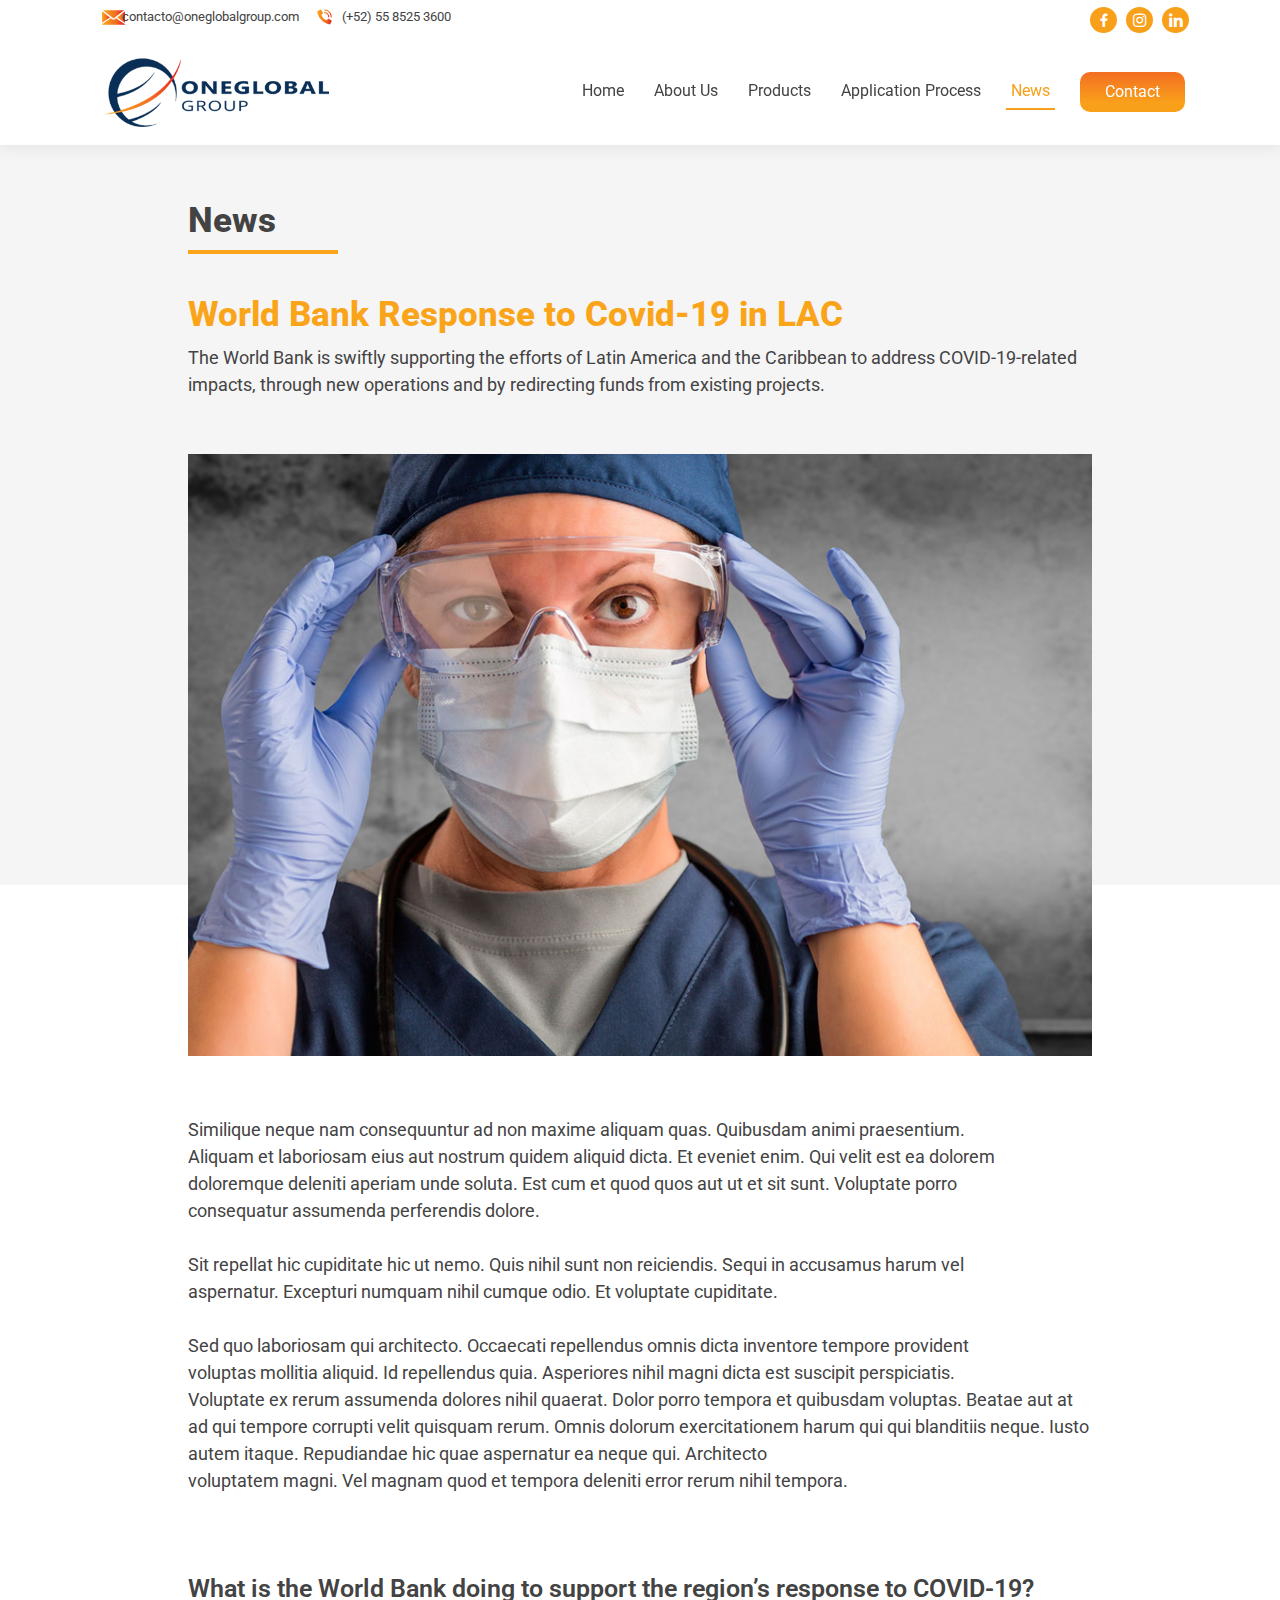
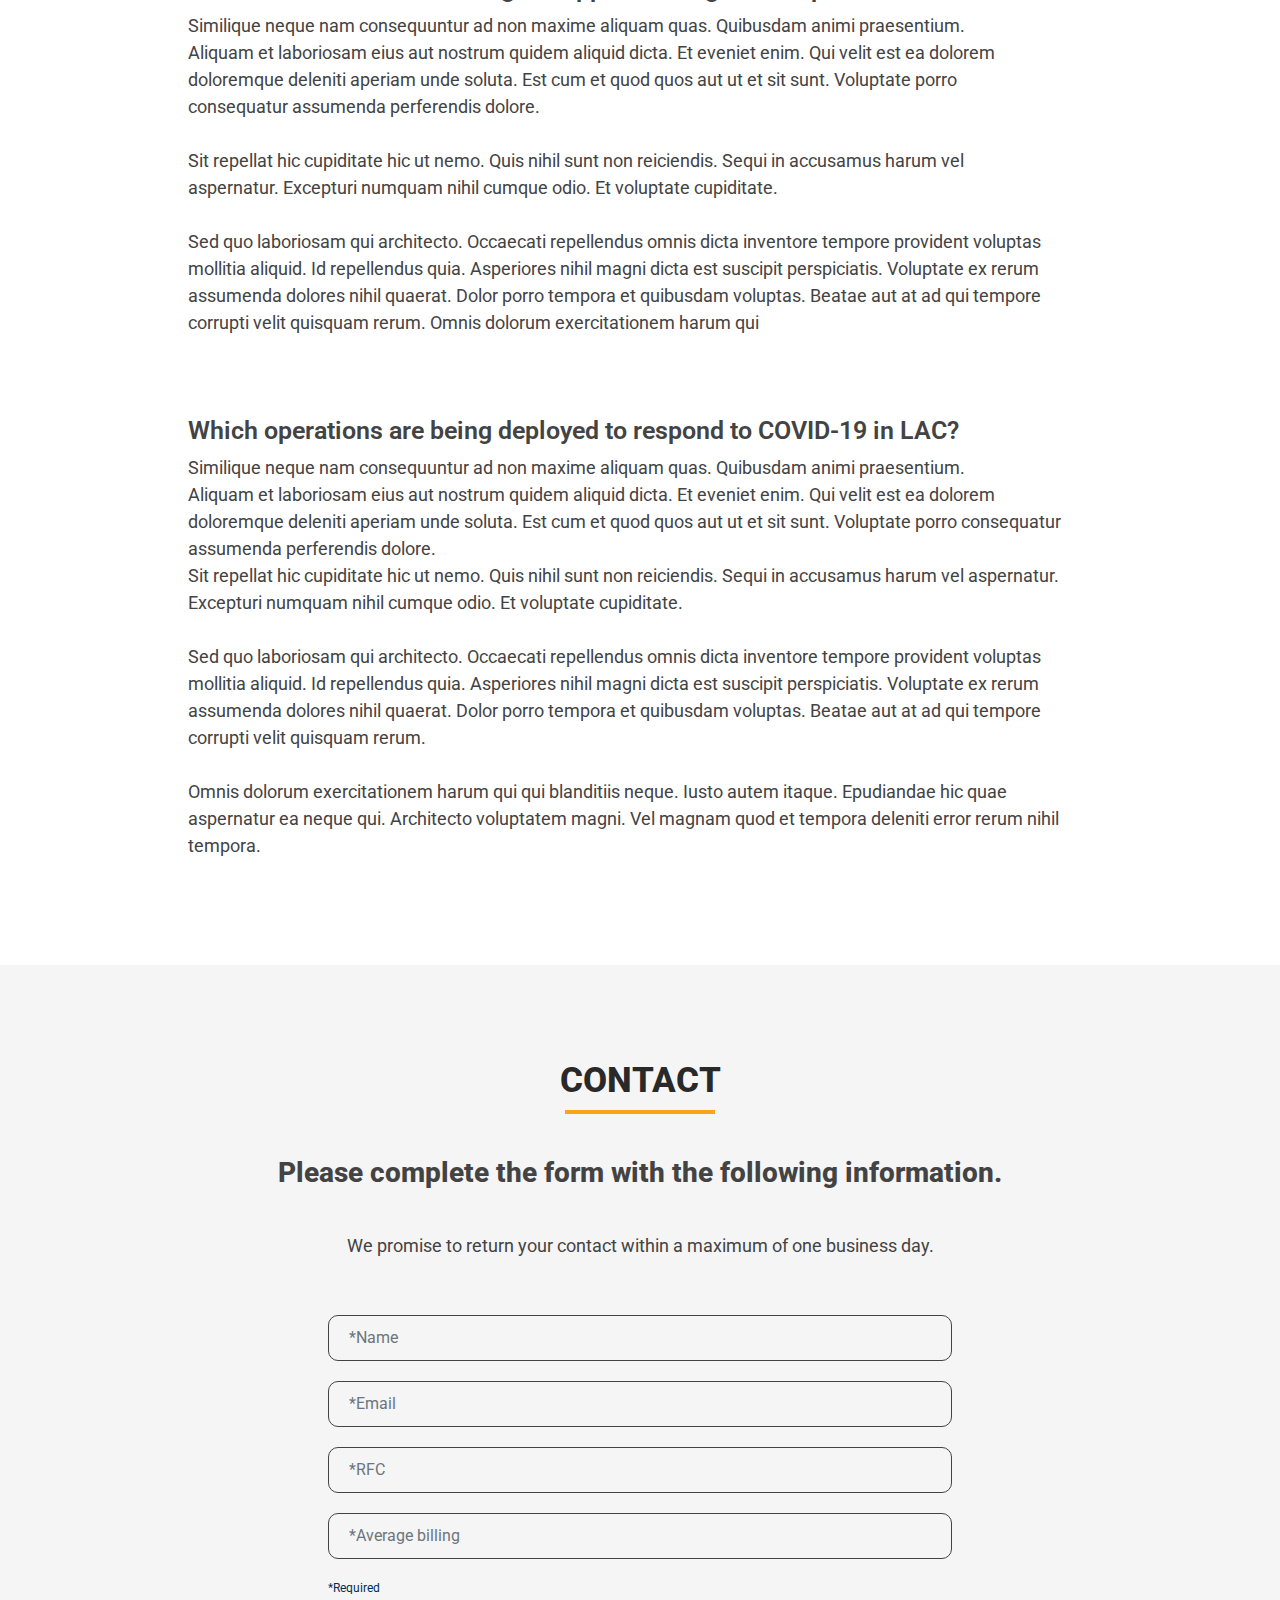
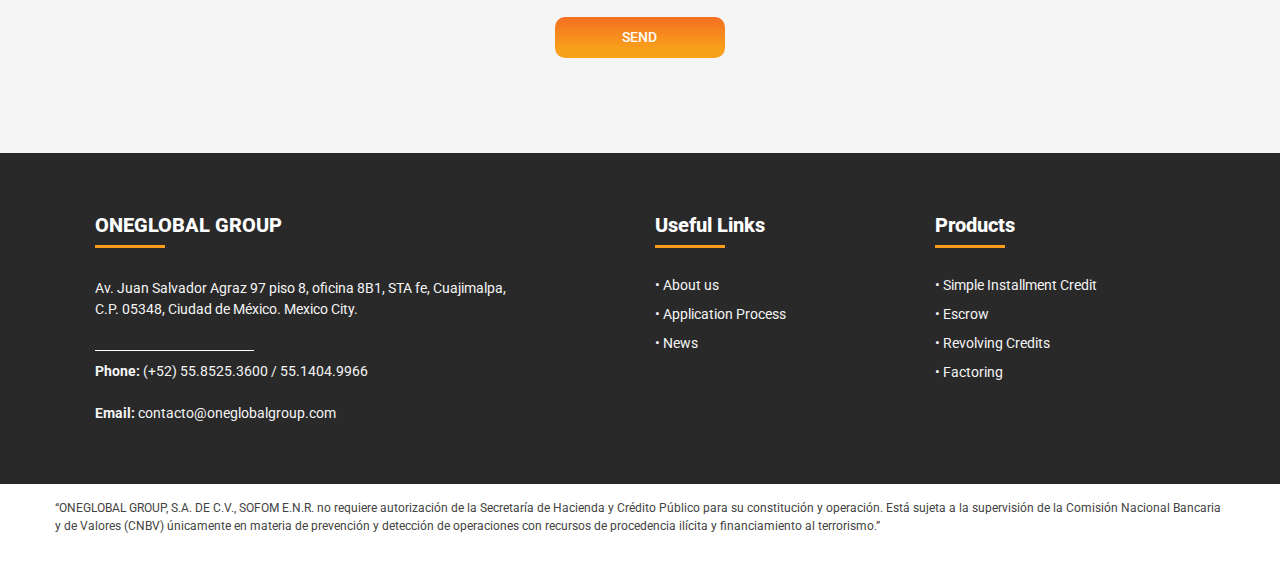
<file: News-world-bank-response-to-covid-19-in-LAC.html>
<!DOCTYPE html>

<html lang="es-MX">



<head>

  <meta charset="utf-8">

  <meta name="viewport" content="width=device-width, initial-scale=1, shrink-to-fit=no">

  <meta name="description" content="">

  <meta content="" name="keywords">

  <meta name="author" content="claudiarenteria.com">

  <title>OneGlobal Group:: the financial partner for mexican small and medium business</title>



  <!-- Favicons -->

  <link rel="apple-touch-icon" sizes="144x144" href="favicon/apple-touch-icon.png">

  <link rel="icon" type="image/png" sizes="32x32" href="favicon/favicon-32x32.png">

  <link rel="icon" type="image/png" sizes="16x16" href="favicon/favicon-16x16.png">

  <link rel="mask-icon" href="favicon/safari-pinned-tab.svg" color="#ffffff">

  <meta name="msapplication-TileColor" content="#ffffff">

  <meta name="theme-color" content="#ffffff">



  <!-- Google Fonts -->

  <link rel="preconnect" href="https://fonts.gstatic.com">

  <link href="https://fonts.googleapis.com/css2?family=Montserrat:wght@400;500;800;900&family=Roboto:wght@300;400;500;700;900&display=swap" rel="stylesheet">



  <!-- CSS Files -->

  <link href="assets/bootstrap/css/bootstrap.min.css" rel="stylesheet">

  <link href="assets/icofont/icofont.min.css" rel="stylesheet">

  <link href="assets/boxicons/css/boxicons.min.css" rel="stylesheet">

  <link href="assets/animate.css/animate.min.css" rel="stylesheet">



  <!-- estilos generales -->

  <link href="css/estilos2.css" rel="stylesheet">

</head>



<body>

<!-- •••••••••••• Top bar •••••••••••• -->

  <div id="topbar" class="d-none d-lg-flex align-items-center fixed-top">

    <div class="container d-flex">

      <div class="contact-info mr-auto">

        <span><img src="svg/icono-mail.svg"></span><a href="mailto:contacto@apoyosofom.com">contacto@oneglobalgroup.com</a>

        <span><img src="svg/icono-tel.svg" class="icTel"></span> (+52) 55 8525 3600

      </div>

      <div class="social-links">

        <a href="#" class="facebook"><i class="bx bxl-facebook"></i></a>

        <a href="#" class="instagram"><i class="bx bxl-instagram"></i></a>

        <a href="#" class="linkedin"><i class="bx bxl-linkedin"></i></a>

      </div>

    </div>

  </div>



<!-- •••••••••••• Header •••••••••••• -->

  <header id="header" class="fixed-top">

    <div class="container-lg d-flex align-items-center header-container ">

      <a href="index.html" class="logo mr-auto">

        <img src="img/logotipo-apoyo-oneglobal-group.fw.png" alt="" class="img-fluid imgLogo" loading="lazy">

      </a>

      <nav class="nav-menu d-none d-lg-block">

        <ul>

          <li><a href="https://www.oneglobalgroup.io/">Home</a></li>

          <li><a href="about-us.html">About Us</a></li>

          <li><a href="https://www.oneglobalgroup.io/#products">Products</a></li>

          <li><a href="https://www.oneglobalgroup.io/#application">Application Process</a></li>

          <li class="active2"><a href="https://www.oneglobalgroup.io/#news">News</a></li>

          <li class="liContact"><a href="#contact" class="btn-verde">Contact</a></li>

        </ul>

      </nav><!-- nav-menu -->



      <a href="#contact" class="btn-contact btn-verde scrollto">Contact</a>

    </div>

  </header>



<!-- •••••••••••• Inicio About •••••••••••• -->

    <section class="interior-noticia">

      <div class="container-lg">

        <div class="row d-flex justify-content-center">

          <div class="col-12 col-sm-10">

            <h4 class="titulo">News</h4>

            <div class="backRosa divPleca"></div>

            <h3 class="txtRosa">World Bank Response to Covid-19 in LAC</h3>

            <p>The World Bank is swiftly supporting the efforts of Latin America and the Caribbean to address COVID-19-related impacts, through new operations and by redirecting funds from existing projects.</p>

          </div>

        </div>

        <div class="row d-flex justify-content-center">

          <div class="col-12 col-sm-10">

            <img src="img/news/response-to-Covid-19.jpg" class="img-fluid imgNews" loading="lazy">

          </div>

        </div>

      </div>

    </section>

<!-- •••••••••••• Frase Fondo Blanco •••••••••••• -->

    <section class="desarrollo-noticia">

      <div class="container-lg">

        <div class="row d-flex justify-content-center">

          <div class="col-12 col-sm-10">

            <p>Similique neque nam consequuntur ad non maxime aliquam quas. Quibusdam animi praesentium. 
            Aliquam et laboriosam eius aut nostrum quidem aliquid dicta. Et eveniet enim. Qui velit est ea dolorem doloremque deleniti aperiam unde soluta. Est cum et quod quos aut ut et sit sunt. Voluptate porro 
            consequatur assumenda perferendis dolore.

            Sit repellat hic cupiditate hic ut nemo. Quis nihil sunt non reiciendis. Sequi in accusamus harum vel 
            aspernatur. Excepturi numquam nihil cumque odio. Et voluptate cupiditate.

            Sed quo laboriosam qui architecto. Occaecati repellendus omnis dicta inventore tempore provident 
            voluptas mollitia aliquid. Id repellendus quia. Asperiores nihil magni dicta est suscipit perspiciatis. 
            Voluptate ex rerum assumenda dolores nihil quaerat. Dolor porro tempora et quibusdam voluptas. Beatae aut at ad qui tempore corrupti velit quisquam rerum. Omnis dolorum exercitationem harum qui qui blanditiis neque. Iusto autem itaque. Repudiandae hic quae aspernatur ea neque qui. Architecto 
            voluptatem magni. Vel magnam quod et tempora deleniti error rerum nihil tempora.</p>



            <h5 class="subtitulo">What is the World Bank doing to support the region’s response to COVID-19?</h5>
            <p>Similique neque nam consequuntur ad non maxime aliquam quas. Quibusdam animi praesentium. 
            Aliquam et laboriosam eius aut nostrum quidem aliquid dicta. Et eveniet enim. Qui velit est ea dolorem doloremque deleniti aperiam unde soluta. Est cum et quod quos aut ut et sit sunt. Voluptate porro 
            consequatur assumenda perferendis dolore.

            Sit repellat hic cupiditate hic ut nemo. Quis nihil sunt non reiciendis. Sequi in accusamus harum vel 
            aspernatur. Excepturi numquam nihil cumque odio. Et voluptate cupiditate.

            Sed quo laboriosam qui architecto. Occaecati repellendus omnis dicta inventore tempore provident voluptas mollitia aliquid. Id repellendus quia. Asperiores nihil magni dicta est suscipit perspiciatis. Voluptate ex rerum assumenda dolores nihil quaerat. Dolor porro tempora et quibusdam voluptas. Beatae aut at ad qui tempore corrupti velit quisquam rerum. Omnis dolorum exercitationem harum qui </p>

           <h5 class="subtitulo">Which operations are being deployed to respond to COVID-19 in LAC?</h5>

            <p>Similique neque nam consequuntur ad non maxime aliquam quas. Quibusdam animi praesentium. 
            Aliquam et laboriosam eius aut nostrum quidem aliquid dicta. Et eveniet enim. Qui velit est ea dolorem doloremque deleniti aperiam unde soluta. Est cum et quod quos aut ut et sit sunt. Voluptate porro consequatur assumenda perferendis dolore.
            Sit repellat hic cupiditate hic ut nemo. Quis nihil sunt non reiciendis. Sequi in accusamus harum vel aspernatur. Excepturi numquam nihil cumque odio. Et voluptate cupiditate.

            Sed quo laboriosam qui architecto. Occaecati repellendus omnis dicta inventore tempore provident voluptas mollitia aliquid. Id repellendus quia. Asperiores nihil magni dicta est suscipit perspiciatis. Voluptate ex rerum assumenda dolores nihil quaerat. Dolor porro tempora et quibusdam voluptas. Beatae aut at ad qui tempore corrupti velit quisquam rerum. 

            Omnis dolorum exercitationem harum qui qui blanditiis neque. Iusto autem itaque. Epudiandae hic quae aspernatur ea neque qui. Architecto voluptatem magni. Vel magnam quod et tempora deleniti error rerum nihil tempora.</p>

          </div>

        </div>

      </div>

    </section>



<!-- •••••••••••• Contact •••••••••••• -->

  <section id="contact" class="section-contact">

    <div class="container-lg">

        <div class="row d-flex justify-content-center">

          <div class="col-12 col-sm-9 col-md-9">

            <h4 class="titulo">CONTACT</h4>

            <div class="backRosa divPleca"></div>

            <h5>Please complete the form with the following information.</h5>

            <p>We promise to return your contact within a maximum of

             one business day.</p>

          </div>

        </div>

        <div class="row d-flex justify-content-center">

          <div class="col-12 col-sm-10 col-md-7">

            <form method="post" action="procesa.php" class="form-contacto">

              <input type="text" class="form-control" name="name" placeholder="*Name" required>

              <input type="text" class="form-control" name="email" placeholder="*Email" required>

              <input type="text" class="form-control" name="rfc" placeholder="*RFC" required>

              <input type="text" class="form-control" name="average" placeholder="*Average billing" required>

              <span>*Required</span>

              <button type="submit" class="btn-gral btn-verde">SEND</button>

            </form>

          </div>

        </div>

      </div>

  </section>

  

<!-- •••••••••••• Footer •••••••••••• -->

  <footer id="footer" class="section-footer">

    <div class="footer-top">

      <div class="container-lg">

        <div class="row">

          <!-- Datos de contacto -->

          <div class="col-lg-6 col-md-6 col-sm-12 footer-contact">

            <h6>ONEGLOBAL GROUP</h6>

            <div class="plecaRosa"></div>

            <p>Av. Juan Salvador Agraz 97 piso 8, oficina 8B1, STA fe, Cuajimalpa, 
              C.P. 05348, Ciudad de México. Mexico City.</p>

              <div class="plecaBca"></div>

              <p><strong>Phone:</strong> (+52) 55.8525.3600 / 55.1404.9966

              <strong>Email:</strong> contacto@oneglobalgroup.com</p>

          </div>          

          <!-- links web -->

          <div class="col-lg-3 col-md-3 col-sm-6 footer-links">

            <h6>Useful Links</h6>

            <div class="plecaRosa"></div>

            <ul>

              <li><a href="about-us.html">• About us</a></li>

              <li><a href="https://www.oneglobalgroup.io/#application-process">• Application Process</a></li>

              <li><a href="https://www.oneglobalgroup.io/#news">• News</a></li>

            </ul>

          </div>

          <!-- links web -->

          <div class="col-lg-3 col-md-3 col-sm-6 footer-links">

            <h6>Products</h6>

            <div class="plecaRosa"></div>

            <ul>

              <li><a href="https://www.oneglobalgroup.io/#simple-installment-credit">• Simple Installment Credit</a></li>

              <li><a href="https://www.oneglobalgroup.io/#escrow">• Escrow</a></li>

              <li><a href="https://www.oneglobalgroup.io/#revolving-credits">• Revolving Credits</a></li>

              <li><a href="https://www.oneglobalgroup.io/#factoring">• Factoring</a></li>

            </ul>

          </div>

        </div>

      </div>

    </div>

    <!-- Credits -->

    <div class="container-lg credits">

      <div class="row">

        <p>“ONEGLOBAL GROUP, S.A. DE C.V., SOFOM E.N.R. no requiere autorización de la Secretaría de Hacienda y Crédito Público para su constitución y operación. Está sujeta a la supervisión de la Comisión Nacional Bancaria y de Valores (CNBV) únicamente en materia de prevención y detección de operaciones con recursos de procedencia ilícita y financiamiento al terrorismo.”</p>

      </div> 

    </div>

  </footer>







  <!-- Vendor JS Files -->

  <script src="assets/jquery/jquery.min.js"></script>

  <script src="assets/bootstrap/js/bootstrap.bundle.min.js"></script>

  <script src="assets/jquery.easing/jquery.easing.min.js"></script>



  <!-- Template Main JS File -->

  <script src="js/main.js"></script>

  <script type="text/javascript">

    //Cargar imagenes

   if ('loading' in HTMLImageElement.prototype) {

      const images = document.querySelectorAll("img.lazyload");

      images.forEach(img => {

          img.src = img.dataset.src;

      });

    } else {

      let script = document.createElement("script");

      script.async = true;

      script.src = "https://cdnjs.cloudflare.com/ajax/libs/lazysizes/5.2.0/lazysizes.min.js";

      document.body.appendChild(script);

    }



    //función para cargar después los ficheros de hoja de estilo .css!

    function(e){"use strict"

    var n=function(n,t,o){function i(e){return f.body?e():void setTimeout(function(){i(e)})}var d,r,a,l,f=e.document,s=f.createElement("link"),u=o||"all"

    return t?d=t:(r=(f.body||f.getElementsByTagName("head")[0]).childNodes,d=r[r.length-1]),a=f.styleSheets,s.rel="stylesheet",s.href=n,s.media="only x",i(function(){d.parentNode.insertBefore(s,t?d:d.nextSibling)}),l=function(e){for(var n=s.href,t=a.length;t--;)if(a[t].href===n)return e()

    setTimeout(function(){l(e)})},s.addEventListener&&s.addEventListener("load",function(){this.media=u}),s.onloadcssdefined=l,l(function(){s.media!==u&&(s.media=u)}),s}

    "undefined"!=typeof exports?exports.loadCSS=n:e.loadCSS=n}("undefined"!=typeof global?global:this)

  </script>

</body>



</html>
</file>
<file: css/estilos3.css>
/*_*_*_*_*_*_*_*_*_*_*_*_*_*_*_*_*_*_*_*_*_*_*_*
  
    01. Generales
    02. Preloader
    03. Top Bar
    04. Header
    05. Menu
    06. Banner inicio
    07. About us INICIO
    08. Pleca azul
    09. Products
        • Simple Installment Credit
        • Escrow
        • Revolving credits
        • Factoring
    10. Application process
        • pleca rosa
        • application numeros
    11. Team
    12. News inicio
        • interior noticia
    13. About us interior
        • Frase Fondo Blanco
        • fondo azul about us
        • Values
        • fondo rosa about us
    14. Contact
        • formulario
        • modal form
    15. Footer
        • Datos de contacto
        • links web
        • Credits
    16. News
        • interior noticia

_*_*_*_*_*_*_*_*_*_*_*_*_*_*_*_*_*_*_*_*_*_*_*_* */

/* *********************************************** 
  01. Generales
************************************************ */
html {overflow-x: hidden!important;}
body {
  font-family:'Roboto', sans-serif;
  color: #434343;
  font-size: 18px;
  overflow-x: hidden!important;}

a {
  color:#434343;
  text-decoration: none;
  transition: all 0.4s;}

a:hover{
  color: #F9A01B;
  text-decoration: none;}

ul{list-style: none;}

h1, h2, h3, h4, h5, h6 {
  font-family: 'Montserrat', sans-serif;}

.titulo{
  font-weight: 800;
  font-size: 35px;}

@media screen and (max-width: 767px){
  .titulo{font-size: 30px;}
}

.txtBlack{color: #292929;}
.txtRosa{color: #F9A01B;}

.backBlack{background:#292929;}
.backRosa{background:#FAA41A;}


.container-lg{padding: 10px 25px;}

@media screen and (max-width: 575px){
  .container-lg{padding: 0 15px;}
}

/*plecas*/
.divPleca{height:4px;}

/*boton verde*/
.btn-verde{
  transition: all 0.4s;
  color: #fff;
  font-size: 16px;
  background: rgb(228,41,34);
  background: linear-gradient(180deg, rgba(243,110,33,1) 0%, rgba(249,160,27,1) 77%);}

.btn-verde:hover{
  color: #fff;
  background: rgb(228,41,34);
  background: linear-gradient(180deg, rgba(249,160,27,1) 0%, rgba(243,110,33,1) 77%);}

.btn-gral{
  font-size: 14px;
  font-weight: 500;
  padding: 10px 25px;
  border-radius: 10px;
  text-align: center;}

/* *********************************************** 
  02. Preloader
************************************************ */
#preloader {
  position: fixed;
  top: 0;
  left: 0;
  right: 0;
  bottom: 0;
  z-index: 9999;
  overflow: hidden;
  background: #fff;}

#preloader:before {
  content: "";
  position: fixed;
  top: calc(50% - 30px);
  left: calc(50% - 30px);
  border: 6px solid #ca0a99;
  border-top-color: #f5f5f5;
  border-radius: 50%;
  width: 60px;
  height: 60px;
  -webkit-animation: animate-preloader 1s linear infinite;
  animation: animate-preloader 1s linear infinite;}

@-webkit-keyframes animate-preloader {
  0% {
    transform: rotate(0deg);
  }
  100% {
    transform: rotate(360deg);
  }
}

@keyframes animate-preloader {
  0% {
    transform: rotate(0deg);
  }
  100% {
    transform: rotate(360deg);
  }
}

/* *********************************************** 
  03. Top Bar
************************************************ */
#topbar {
  background: #fff;
  height: 40px;
  font-size: 13px;
  transition: all 0.5s;}

#topbar.topbar-scrolled {top: -40px;}
#topbar .contact-info a {line-height: 1;}

#topbar .contact-info span {
  width: 22px;
  display: inline-block;
  padding-right: 4px;
  margin-left: 15px;}

#topbar .contact-info span:first-child {
  margin-left: 10;}

.icTel{height: 20px;}

#topbar  .social-links a {
  font-size: 18px;
  display: inline-block;
  background: #F9A01B;
  color: #fff;
  line-height: 1;
  padding: 4px 0;
  margin-right: 6px;
  border-radius: 50%;
  text-align: center;
  width: 27px;
  height: 26px;
  transition: 0.3s;}

#topbar .social-links a:hover {
  background: #E32322;
  color: #fff;}   

/* *********************************************** 
  04. Header
************************************************ */
#header {
  background: #fff;
  transition: all 0.5s;
  z-index: 997;
  top: 40px;
  box-shadow: 0px 2px 15px rgba(72, 72, 72, 0.1);}

#header.header-scrolled {top: 0;}
#header .logo {margin: 0;}
.imgLogo{max-height: 85px;}

.sizeCh{max-height: 70px;}

#header .logo .imgLogo-Resp{display: none;}

@media (max-width: 992px) {
  #header {top: 0;}
  .header-container{position: relative;}
}

@media screen and (max-width: 575px){
  #header .logo img {max-height: 65px;}
}

/* *********************************************** 
  05. Menu
************************************************ */
/* Desktop Navigation */
.nav-menu ul {margin: 0; padding: 0;}
.nav-menu > ul {display: flex;}


.nav-menu > ul > li {
  position: relative;
  white-space: nowrap;
  padding: 8px 0 8px 20px;}

.nav-menu a {
  display: block;
  position: relative;
  transition: 0.3s;
  padding: 5px;
  font-size: 16px;
  border-bottom: 2px solid #fff;}

.nav-menu a:hover{
  color: #002F56;
  border-color: #F9A01B;}

.nav-menu .active > a{
  color: #F9A01B;
  border-color: #F9A01B;}

.nav-menu .active2 > a{
  color: #F9A01B;
  border-color: #F9A01B;}

/* boton contacto */
.btn-contact {
  margin-left: 25px;
  border-radius: 10px;
  padding: 8px 25px;
  white-space: nowrap;
  display: inline-block;}

.liContact{display: none;}

@media (min-width: 576px) and (max-width: 991px){
  .btn-contact{margin-right: 50px;}
}

@media (max-width: 768px) {
  .btn-contact {
    margin: 0 48px 0 0;
    padding: 6px 18px;}
}

@media screen and (max-width: 575px) {
  .btn-contact {
    font-size: 15px;
    margin: 0 42px 0 12px;
    padding: 6px 12px;}
}

@media screen and (max-width: 300px) {
  .btn-contact {display: none;}
  .liContact{display: block;}
  .mobile-nav a.btn-verde{color: #fff;}
  .mobile-nav a.btn-verde:hover{color: #fff;}
}

/* Mobile Navigation */
.mobile-nav-toggle {
  position: absolute;
  width: 45px;
  height: 30px;
  right: 25px;
  top: 35%;
  z-index: 9998;
  border: 0;
  background: transparent;
  transition: all 0.4s;
  outline: none !important;
  cursor: pointer;}

@media screen and (max-width: 575px){
  .mobile-nav-toggle{
    top:18px;
    right: 15px;}
}

.mobile-nav-toggle .iconMenu{
  width: 35px;
  height:30px;
  background: url(../svg/icono-menu.svg) no-repeat;
  background-size: 35px 30px;
  display: inline-block;}

.mobile-nav-toggle .iconClose{
  width: 25px;
  height:55px;
  background: url(../svg/icono-cerrar.svg) no-repeat;
  background-size: 20px 30px;
  display: inline-block;}

.mobile-nav {
  position: fixed;
  top: 80px;
  right: 15px;
  z-index: 9999;
  overflow-y: auto;
  background: #fff;
  transition: ease-in-out 0.2s;
  opacity: 0;
  visibility: hidden;
  border-radius: 10px;
  padding: 10px 0;}

@media screen and (max-width: 575px){
  .mobile-nav{
    max-width: 100%;
    left: 15px;}
}

@media screen and (max-width: 300px){
  .mobile-nav{padding: 10px 0 0;}
}

.mobile-nav * {
  margin: 0;
  padding: 0;
  list-style: none;}

.mobile-nav a {
  display: block;
  position: relative;
  color: #434343;
  font-size: 16px;
  padding: 10px 20px;
  font-weight: 500;
  outline: none;}

.mobile-nav a:hover, .mobile-nav .active > a, .mobile-nav li:hover > a {
  color: #F9A01B;
  text-decoration: none;}

.mobile-nav-overly {
  width: 100%;
  height: 100%;
  z-index: 9997;
  top: 0;
  left: 0;
  position: fixed;
  background: rgba(28, 47, 65, 0.6);
  overflow: hidden;
  display: none;
  transition: ease-in-out 0.2s;}

.mobile-nav-active {overflow: hidden;}

.mobile-nav-active .mobile-nav {
  opacity: 1;
  visibility: visible;}

/* *********************************************** 
  06. Banner inicio
************************************************ */
@media (min-width: 1400px){
.banner{
  background: url(../img/banner-partner-apoyo-sofom.jpg) no-repeat #e4eefe;
  background-size: auto 650px;
  background-position: 100% bottom;
  padding: 180px 0 70px;
  height: 790px;}
}

@media (min-width: 1200px) and (max-width: 1399px){
.banner{
  background: url(../img/banner-partner-apoyo-sofom.jpg) no-repeat #e4eefe;
  background-size: auto 650px;
  background-position: 140% bottom;
  padding: 180px 0 70px;
  height: 790px;}
}

@media (min-width: 992px) and (max-width: 1199px){
.banner{
  background: url(../img/banner-partner-apoyo-sofom.jpg) no-repeat #e4eefe;
  background-size: auto 505px;
  background-position: 120% bottom;
  padding: 180px 0 70px;
  height: 650px;}
}

@media (min-width: 768px) and (max-width: 991px){
.banner{
  background: url(../img/banner-partner-apoyo-sofom-tableta.jpg) no-repeat #e4eefe;
  background-size: auto 410px;
  background-position: right bottom;
  padding: 180px 0 70px;
  height: 520px;}
}

@media screen and (max-width: 767px){
  .banner{background-color: #e4eefe;}
  .banner .row{padding: 0 10px;}
}

.contBanner{padding: 50px 0 0;}
.contBanner h1{
  white-space: pre-line;
  font-size: 33px;
  font-weight: 800;}

.contBanner p{
  font-size: 20px;
  white-space: pre-line;
  margin-bottom: 30px;}

@media (min-width: 992px) and (max-width: 1199px){
  .contBanner{padding: 60px 0 0;}
}

@media (min-width: 768px) and (max-width: 991px){
  .contBanner{padding: 0px 0 0 20px;}
}

@media screen and (max-width: 767px){
  .contBanner{padding: 130px 20px 50px;}
  .contBanner h1,
  .contBanner p{white-space: initial;}

  .contBanner h1{
    white-space: initial;
    font-size: 28px;}

  .contBanner p{
    font-size: 16px;
    white-space: initial;}
}

@media screen and (max-width: 570px){
  .contBanner{padding: 130px 20px 50px;}
}

/* *********************************************** 
  07. About us INICIO
************************************************ */
.sectionGral{padding: 85px 0;}

#about-inicio-dos{
    background-color: rgb(245,245,245);
}

.about-inicio h2{
  font-size: 30px;
  font-weight: 400;
  margin-bottom: 30px;
  white-space: pre-line;}

.about-inicio h2 span{font-weight: 800;}

.about-inicio p{
    font-size: 20px;
  white-space: pre-line;
  margin-bottom: 30px;}

@media screen and (max-width: 767px){
  .about-inicio h2{font-size: 25px;}
  .about-inicio .row{padding: 0 15px;}
}

/* *********************************************** 
  08. Pleca azul
************************************************ */
.products-pleca{
  padding-bottom: 85px;
  background-color: #002F56;}

.products-pleca h4{
  color: #fff;
  text-align: center;}

.products-pleca p{
  color: #fff;
  font-size: 28px;
  line-height: 38px;
  text-align: center;
  white-space: pre-line;
  font-family: 'Montserrat', sans-serif;}

.products-pleca span{font-weight: 800;}

.products-pleca .divPleca{
  margin: 0 auto 40px;
  width: 150px;}

@media screen and (max-width: 930px){
  .products-pleca p{white-space: initial;}
}

@media screen and (max-width: 767px){
  .products-pleca .row{padding: 0 25px;}

  .products-pleca p{
    line-height: 32px;
    font-size: 25px;}
}

/* *********************************************** 
  09. Products
************************************************ */
.cont-product{padding: 85px 0;}
.cont-product h2{
  font-size: 35px;
  font-weight: 800;
  white-space: pre-line;}

.cont-product h3{
  font-size: 25px;
  font-weight: 800;
  margin-top: 30px;}

.cont-product p{white-space: pre-line;}

.cont-product ul{
  margin-bottom: 0;
  list-style: disc;
  padding-left: 20px;}

@media screen and (max-width: 767px){
  .cont-product h2{font-size: 28px;}
  .cont-product h3{font-size: 22px;}
  .cont-product .row{padding: 0 25px;}
}

/*Simple Installment Credit*/
@media (min-width: 768px){
.section-impar{
  background: rgb(245,245,245);
}
}

@media screen and (max-width: 767px){
.section-impar{background: rgb(245,245,245);}
}

.contenido-prod{padding-right: 35px;}
.prod-impar-img img,
.prod-par-img img{box-shadow:0px 7px 18px #b3b3b3;}

#simple-installment-credit{padding-top: 110px;}
h2.prod-simple{
  display: block;
  padding-left: 95px;
  background: url(../svg/icono-simple-installment.svg) no-repeat;
  background-size: 80px 80px;
  margin-bottom: 20px;}

@media (min-width: 873px) and (max-width: 991px){
  .prod-impar-img img{margin-top: 90px;}
}

@media (min-width: 768px) and (max-width: 872px){
  .prod-impar-img img{margin-top: 140px;}
}

@media screen and (max-width: 767px){
  .contenido-prod{padding-right: 0px;}
  .prod-impar-img img{
    display: block;
    width:60%;
    margin:50px auto 0;}
}

@media screen and (max-width: 576px){
  #simple-installment-credit{padding-top: 85px;}
  .prod-impar-img img{
    width:100%;
    display: block;}
}

/*Escrow*/
#escrow{padding: 110px 0;}
.contenido-prod-left{padding-left: 35px;}
.prod-par-img img{margin-top: 5px;}
.par-beneficios{margin: 30px 0;}

h2.prod-escrow{
  display: block;
  padding: 25px 0 25px 95px;
  background: url(../svg/icono-escrow.svg) no-repeat;
  background-size: 80px 80px;}

@media (min-width: 873px) and (max-width: 991px){
  .prod-par-img img{margin-top: 105px;}
}

@media (min-width: 768px) and (max-width: 872px){
  .prod-par-img img{margin-top: 105px;}
}

@media screen and (max-width: 767px){
  .contenido-prod-left{padding-left: 0px;}
  .prod-par-img img{margin:50px auto 0;}
}

@media screen and (max-width: 575px){
  #escrow{padding: 85px 0;}
}

/*Revolving credits*/
#revolving-credits{padding: 110px 0;}
h2.prod-revolving{
  display: block;
  padding-left: 95px;
  background: url(../svg/icono-revolving.svg) no-repeat;
  background-size: 80px 80px;
  margin-bottom: 20px;}

@media screen and (max-width: 767px){
  h2.prod-revolving{background-size: 65px 65px;}
}

@media screen and (max-width: 575px){
  #revolving-credits{padding: 85px 0;}
}

/*Factoring*/
#factoring{padding: 110px 0;}
h2.prod-factoring{
  display: block;
  padding: 25px 0 25px 95px;
  background: url(../svg/icono-factoring.svg) no-repeat;
  background-size: 80px 80px;}

@media screen and (max-width: 575px){
  #factoring{padding: 85px 0;}
}

/* *********************************************** 
  10. Application process
************************************************ */
/*pleca rosa*/
.application-pleca{
  padding: 85px 0;
  background-color: #002F56;}

.application-pleca h4,
.application-pleca p{color: #fff;}

.application-pleca p.txt{
  font-size: 28px;
  line-height: 38px;
  margin-bottom: 40px;
  font-family: 'Montserrat', sans-serif;}

.application-pleca p.txt span{font-weight: 800;}

.application-pleca .divPleca{
  margin: 0 0 0 30px;
  width: 150px;
  margin-bottom: 40px;
  background-color: #fff;}

@media screen and (max-width: 767px){
  .application-pleca .row{padding: 0 15px;}

  .application-pleca p.txt{
    line-height: 32px;
    font-size: 25px;}
}

/*application numeros*/
.section-number{padding: 85px 0 0;}
.section-number .row{margin-bottom: 70px;}
.section-number .last-row{margin-bottom: 0px;}
.naranja{color: #E32522;}
.celeste{color: #002F56;}
.verde{color: #F06221;}
.rosa{color: #F9A01B;}

.section-number h4{margin-bottom: 30px;}

.section-number h4 span.txtCh{
  display: block;
  font-size: 18px;}

.section-number img.img-fluid{
  max-width: 90px;
  float: right;}

@media screen and (max-width: 767px){
  .section-number .row{padding: 0 15px;}
}

@media screen and (max-width: 575px){
  .section-number .row {margin-bottom: 40px;}
  .section-number h4{font-size: 30px;}
  .section-number h4 span.espacio{display: block;}
  
  .section-number img.img-fluid{
    max-width: 70px;
    float: none;}
}

/* *********************************************** 
  11. Application process
************************************************ */
.section-team{
  padding: 85px 0 40px;
  background: rgb(245,245,245);
  background: linear-gradient(180deg, rgba(245,245,245,1) 80%, rgba(255,255,255,1) 80%);}

.section-team h4{text-align: center;}
.section-team .divPleca{
  margin: 0 auto;
  width: 150px;}

.cont-team div{
  padding: 20px;
  background: #fff;
  margin-top: 80px;
  box-shadow: 0px 7px 18px #b3b3b3;}

.cont-team h6{
  font-weight: 800;
  font-size: 20px;
  text-align: center;
  margin: 35px auto 0;}

.cont-team span{
  font-size: 14px;
  text-align: center;
  display: block;
  margin-bottom: 25px;
  opacity: 0.7;}

.cont-team p{text-align: center;}

@media screen and (max-width: 767px){
  .cont-team div {
    width: 80%;
    margin: 60px auto 0;}
}

/* *********************************************** 
  13. About us interior
************************************************ */
/*Inicio About*/
.sectionAboutInt{
  padding: 190px 0 85px;
  background-color: #f5f5f5;}

.sectionAboutInt p{white-space: pre-line;}

.sectionAboutInt img.img-fluid{
  box-shadow: 0px 7px 18px #b3b3b3;}

@media (min-width: 1200px){
  .sectionAboutInt img.img-fluid{
    max-width: 80%;
    float: right;}
}

@media (min-width: 768px) and (max-width: 991px){
  .sectionAboutInt img.img-fluid{margin-top: 100px;}
}

.sectionAboutInt .divPleca{
  margin: 0 0 40px;
  width: 150px;}

@media screen and (max-width: 767px){
  .sectionAboutInt .row{padding: 0 15px;}
  .sectionAboutInt img.img-fluid{
    display: block;
    width:80%;
    margin:50px auto 0;}
}

@media screen and (max-width: 576px){
  .sectionAboutInt{padding: 130px 0 85px;}
}

/*Frase Fondo Blanco*/
.aboutFraseBco{padding: 85px 0;}
.aboutFraseBco h2{
  margin-bottom: 0;
  text-align: center;
  line-height: 35px;
  white-space: pre-line;}

@media screen and (max-width: 767px){
  .aboutFraseBco h2{white-space: initial;}
}

/*fondo azul about us*/
.about-azul{
  padding: 90px 0;
  background: #002F56;
  background: linear-gradient(180deg, rgba(0,47,86,1) 77%, rgba(255,255,255,1) 77%);}

.about-azul h2{
  color: #fff;
  font-size: 28px;
  margin-bottom: 40px;}  

.about-azul p{
  color: #fff;
  margin-bottom: 60px;} 

.about-azul img{box-shadow: 0px 7px 18px #b3b3b3;}

@media screen and (max-width: 767px){
  .about-azul .row{padding: 0 15px;}
  .about-azul h2{font-size: 25px;}
  .about-azul img{
    max-width: 80%;
    margin: 0 auto;
    display: block;}
}

/*Values*/
.section-values{padding: 0 0 85px;}

.section-values h4 {
  text-align: center;
  color: #292929;}

.section-values .divPleca {
    margin: 0 auto 120px;
    width: 150px;}

.cont-values{margin-bottom: 80px;}
.cont-values .col-md-6{padding: 0 35px;}
.cont-values-ultimo{margin-bottom: 0;}

@media screen and (max-width: 767px){
  .cont-values{margin-bottom: 60px;}
  .cont-values-ultimo{margin-bottom: 0;}
  .col-margen{margin-bottom: 60px;}
}

@media screen and (max-width: 575px){
  .cont-values .col-md-6{padding: 0 25px;}
  .section-values .divPleca {margin: 0 auto 90px;}
  .section-values{padding: 0 0 90px;}
}

.section-values h2{
  font-size: 28px;
  font-weight: 800;}

h2.val-honesty{
  display: block;
  padding: 25px 0 25px 95px;
  background: url(../svg/icono-honesty.svg) no-repeat;
  background-size: 80px 80px;}

h2.val-transparency{
  display: block;
  padding: 25px 0 25px 95px;
  background: url(../svg/icono-transparency.svg) no-repeat;
  background-size: 80px 80px;}

h2.val-innovation{
  display: block;
  padding: 25px 0 25px 95px;
  background: url(../svg/icono-innovation.svg) no-repeat;
  background-size: 80px 80px;}

h2.val-empathy{
  display: block;
  padding: 0 0 0 95px;
  background: url(../svg/icono-empathy.svg) no-repeat;
  background-size: 80px 80px;
  white-space: pre-line;}

h2.val-teamwork{
  display: block;
  padding: 25px 0 25px 95px;
  background: url(../svg/icono-teamwork.svg) no-repeat;
  background-size: 70px 70px;}

h2.val-growth{
  display: block;
  padding: 25px 0 25px 95px;
  background: url(../svg/icono-growth.svg) no-repeat;
  background-size: 80px 80px;}

@media screen and (max-width: 767px){
  .section-values h2{font-size: 25px;}
}

@media screen and (max-width: 575px){
  h2.val-honesty,
  h2.val-transparency,
  h2.val-innovation,
  h2.val-empathy,
  h2.val-teamwork,
  h2.val-growth{
  padding: 75px 0 0 0;
  background-size: 60px 60px;}
}

/*fondo rosa about us */
.about-rosa{
  padding: 85px 0;
  background: #002F56;}

.about-rosa p.txt {
  text-align: center;
  font-size: 28px;
  line-height: 38px;
  color: #fff;
  font-family: 'Montserrat', sans-serif;}

@media screen and (max-width: 767px){
  .about-rosa .row{padding: 0 15px;}
  .about-rosa p.txt{font-size: 25px;}
}

/* *********************************************** 
  14. Contact
************************************************ */
.section-contact{
  background-color: #f5f5f5;
  padding: 85px 0;}

.section-contact h4,
.section-contact h5,
.section-contact p{text-align: center;}

.section-contact h4{color:#292929}
.section-contact h5{
  font-size: 28px;
  line-height: 38px;
  margin-bottom: 40px;
  font-weight: 800;}

.section-contact .divPleca{
  margin: 0 auto 40px;
  width: 150px;}

@media screen and (max-width: 767px){
  .section-contact h5{font-size: 25px;}
}

@media (min-width: 768px) and (max-width: 848px){
  .section-contact p{white-space: pre-line;}
}

@media screen and (max-width: 767px){
  .footer-links{margin-top: 50px;}
  .section-contact .row{padding: 0 15px;}
}

/*formulario*/
.form-contacto{margin-top: 40px;}

.form-contacto span{
  font-size: 12px;
  color: #002F56;
  display: block;
  margin: 7px 0 20px;}

input.form-control{
  height: auto;
  padding: 10px 20px;
  font-size: 1rem;
  font-weight: 400;
  line-height: 1.5;
  color: #292929;
  background-color: #f5f5f5;
  margin-bottom: 20px;
  border:1px solid #434343;
  border-radius: 10px;}

textarea.form-control{
  height: auto;
  padding: 10px 20px;
  font-size: 1rem;
  font-weight: 400;
  line-height: 1.5;
  color: #292929;
  background-color: #f5f5f5;
  margin-bottom: 20px;
  border:1px solid #434343;
  border-radius: 10px;
}

input#average{margin-bottom: 0;}

button[type="submit"]{
  border: 0;
  margin: 0 auto;
  display: block;
  max-width: 170px;
  width: 100%;}

/*modal form*/
.modalform p b{
  font-size: 2em;
  font-weight: 500;
  font-family: 'Montserrat', sans-serif;}

.modalform p{text-align: center;}

.modalform img{
  display: block;
  width: 230px;
  height: auto;
  margin: 90px auto 30px;}

.modalform a.btn-gral{
  display: block;
  margin: 30px auto 0;
  max-width: 150px;}

/* *********************************************** 
  15. Footer
************************************************ */
footer{font-size: 14px;}

footer h6 {
  font-size: 20px;
  font-weight: 800;}

/*Datos de contacto*/
.footer-top {
  color: #fff;
  background: #292929;
  padding: 50px 0;}

.plecaRosa{
  width: 70px;
  height: 3px;
  background-color: #F99C1B;
  margin-bottom: 30px;}

.footer-contact p {
  font-size: 14px;
  margin-bottom: 0;
  color: #f5f5f5;
  white-space: pre-line;}

.footer-contact .plecaBca{
  width: 30%;
  height: 1px;
  margin:30px 0 10px;
  background-color: #fff;}

/*links web*/
.footer-links ul {
  padding: 0;
  margin: 0;}

.footer-links ul li {
  padding: 10px 0 5px;
  display: flex;
  align-items: center;}

.footer-links ul li:first-child {
  padding-top: 0;}

.footer-links ul a {
  color: #f5f5f5;
  display: inline-block;
  line-height: 1;}

.footer-links ul a:hover {
  text-decoration: none;
  color: #F78C1D;}

.credits {
  padding: 15px 0;
  font-size: 12px;}

@media screen and (max-width: 767px){
  footer .row{padding: 0 15px;}
  .credits .row{padding: 15px 35px;}
}

/* *********************************************** 
  16. News
************************************************ */
.section-news{padding: 110px 0;}

.section-news h4{
  text-align: center;
  color:#292929;}

.section-news .divPleca{
  margin: 0 auto;
  width: 150px;}

/*cont-news*/
.cont-news{margin-top: 60px;}

.cont-news h3{
  font-size: 22px;
  font-weight: 600;
  margin-top: 20px;}

.cont-news img{margin-bottom: 5px;}

.cont-news .etiqueta{
  color: #fff;
  font-size: 12px;
  padding: 5px 10px;
  display: inline;}

.cont-news a{
  display: block;
  width: 100%;
  height: 100%;
  padding: 20px 20px;
  background-color: #fff;}

.cont-news a h3{color:#292929;}
.cont-news a p{color:#434343;}

.cont-news a:hover h3,
.cont-news a:hover p{
  transition: all 0.4s ease-in-out;
  color:#292929;}

.cont-news a:hover{box-shadow: 0px 7px 18px #b3b3b3;}

/*interior noticia*/
.interior-noticia{
  padding: 190px 0 0px;
  background: rgb(245,245,245);
  background: linear-gradient(180deg, rgba(245,245,245,1) 80%, rgba(255,255,255,1) 80%);}

.interior-noticia .divPleca {
  margin: 0 0 40px;
  width: 150px;}

.interior-noticia h3{
  font-size: 35px;
  font-weight: 800;}

@media (min-width: 576px) and (max-width: 991px){
  .interior-noticia{padding: 160px 0 0;}
}

@media screen and (max-width: 575px){
  .interior-noticia{padding: 100px 0 0;}
  .interior-noticia .row{padding: 0 15px;}
}

@media screen and (max-width: 767px){
  .interior-noticia h3{font-size: 28px;}
}

img.imgNews{
  display: block;
  margin: 40px auto;}

.desarrollo-noticia{padding-bottom: 80px;}
.desarrollo-noticia p{white-space: pre-line;}

h5.subtitulo{
  font-size: 25px;
  font-weight: 600;
  margin-top: 80px;}

@media screen and (max-width: 575px){
  .desarrollo-noticia .row{padding: 0 15px;}
  h5.subtitulo{
    margin-top: 50px;
    font-size: 23px;}
}
</file>
<file: css/estilos2.css>
/*_*_*_*_*_*_*_*_*_*_*_*_*_*_*_*_*_*_*_*_*_*_*_*
  
    01. Generales
    02. Preloader
    03. Top Bar
    04. Header
    05. Menu
    06. Banner inicio
    07. About us INICIO
    08. Pleca azul
    09. Products
        • Simple Installment Credit
        • Escrow
        • Revolving credits
        • Factoring
    10. Application process
        • pleca rosa
        • application numeros
    11. Team
    12. News inicio
        • interior noticia
    13. About us interior
        • Frase Fondo Blanco
        • fondo azul about us
        • Values
        • fondo rosa about us
    14. Contact
        • formulario
        • modal form
    15. Footer
        • Datos de contacto
        • links web
        • Credits
    16. News
        • interior noticia

_*_*_*_*_*_*_*_*_*_*_*_*_*_*_*_*_*_*_*_*_*_*_*_* */

/* *********************************************** 
  01. Generales
************************************************ */
html {overflow-x: hidden!important;}
body {
  font-family:'Roboto', sans-serif;
  color: #434343;
  font-size: 18px;
  overflow-x: hidden!important;}

a {
  color:#434343;
  text-decoration: none;
  transition: all 0.4s;}

a:hover{
  color: #a5cc36;
  text-decoration: none;}

ul{list-style: none;}


.titulo{
  font-weight: 800;
  font-size: 35px;}

@media screen and (max-width: 767px){
  .titulo{font-size: 30px;}
}

.txtBlack{color: #ce640d;}
.txtRosa{color: #FAA41A;;}

.backBlack{background:#292929;}
.backRosa{background:#FAA41A;}


.container-lg{padding: 10px 25px;}

@media screen and (max-width: 575px){
  .container-lg{padding: 0 15px;}
}

/*plecas*/
.divPleca{height:4px;}

/*boton verde*/
.btn-verde{
  transition: all 0.4s;
  color: #fff;
  font-size: 16px;
  background: rgb(228,41,34);
  background: linear-gradient(180deg, rgba(243,110,33,1) 0%, rgba(249,160,27,1) 77%);}

.btn-verde:hover{
  color: #fff;
  background: rgb(228,41,34);
  background: linear-gradient(180deg, rgba(249,160,27,1) 0%, rgba(243,110,33,1) 77%);}

.btn-gral{
  font-size: 14px;
  font-weight: 500;
  padding: 10px 25px;
  border-radius: 10px;
  text-align: center;}

/* *********************************************** 
  02. Preloader
************************************************ */
#preloader {
  position: fixed;
  top: 0;
  left: 0;
  right: 0;
  bottom: 0;
  z-index: 9999;
  overflow: hidden;
  background: #fff;}

#preloader:before {
  content: "";
  position: fixed;
  top: calc(50% - 30px);
  left: calc(50% - 30px);
  border: 6px solid #ca0a99;
  border-top-color: #f5f5f5;
  border-radius: 50%;
  width: 60px;
  height: 60px;
  -webkit-animation: animate-preloader 1s linear infinite;
  animation: animate-preloader 1s linear infinite;}

@-webkit-keyframes animate-preloader {
  0% {
    transform: rotate(0deg);
  }
  100% {
    transform: rotate(360deg);
  }
}

@keyframes animate-preloader {
  0% {
    transform: rotate(0deg);
  }
  100% {
    transform: rotate(360deg);
  }
}

/* *********************************************** 
  03. Top Bar
************************************************ */
#topbar {
  background: #fff;
  height: 40px;
  font-size: 13px;
  transition: all 0.5s;}

#topbar.topbar-scrolled {top: -40px;}
#topbar .contact-info a {line-height: 1;}

#topbar .contact-info span {
  width: 22px;
  display: inline-block;
  padding-right: 4px;
  margin-left: 15px;}

#topbar .contact-info span:first-child {
  margin-left: 10;}

.icTel{height: 20px;}

#topbar  .social-links a {
  font-size: 18px;
  display: inline-block;
  background: #F9A01B;
  color: #fff;
  line-height: 1;
  padding: 4px 0;
  margin-right: 6px;
  border-radius: 50%;
  text-align: center;
  width: 27px;
  height: 26px;
  transition: 0.3s;}

#topbar .social-links a:hover {
  background: #E32322;
  color: #fff;}   

/* *********************************************** 
  04. Header
************************************************ */
#header {
  background: #fff;
  transition: all 0.5s;
  z-index: 997;
  top: 40px;
  box-shadow: 0px 2px 15px rgba(72, 72, 72, 0.1);}

#header.header-scrolled {top: 0;}
#header .logo {margin: 0;}
.imgLogo{max-height: 85px;}

.sizeCh{max-height: 70px;}

#header .logo .imgLogo-Resp{display: none;}

@media (max-width: 992px) {
  #header {top: 0;}
  .header-container{position: relative;}
}

@media screen and (max-width: 575px){
  #header .logo img {max-height: 65px;}
}

/* *********************************************** 
  05. Menu
************************************************ */
/* Desktop Navigation */
.nav-menu ul {margin: 0; padding: 0;}
.nav-menu > ul {display: flex;}


.nav-menu > ul > li {
  position: relative;
  white-space: nowrap;
  padding: 8px 0 8px 20px;}

.nav-menu a {
  display: block;
  position: relative;
  transition: 0.3s;
  padding: 5px;
  font-size: 16px;
  border-bottom: 2px solid #fff;}

.nav-menu a:hover{
  color: #002F56;
  border-color: #F9A01B;}

.nav-menu .active > a{
  color: #F9A01B;
  border-color: #F9A01B;}

.nav-menu .active2 > a{
  color: #F9A01B;
  border-color: #F9A01B;}

/* boton contacto */
.btn-contact {
  margin-left: 25px;
  border-radius: 10px;
  padding: 8px 25px;
  white-space: nowrap;
  display: inline-block;}

.liContact{display: none;}

@media (min-width: 576px) and (max-width: 991px){
  .btn-contact{margin-right: 50px;}
}

@media (max-width: 768px) {
  .btn-contact {
    margin: 0 48px 0 0;
    padding: 6px 18px;}
}

@media screen and (max-width: 575px) {
  .btn-contact {
    font-size: 15px;
    margin: 0 42px 0 12px;
    padding: 6px 12px;}
}

@media screen and (max-width: 300px) {
  .btn-contact {display: none;}
  .liContact{display: block;}
  .mobile-nav a.btn-verde{color: #fff;}
  .mobile-nav a.btn-verde:hover{color: #fff;}
}

/* Mobile Navigation */
.mobile-nav-toggle {
  position: absolute;
  width: 45px;
  height: 30px;
  right: 25px;
  top: 35%;
  z-index: 9998;
  border: 0;
  background: transparent;
  transition: all 0.4s;
  outline: none !important;
  cursor: pointer;}

@media screen and (max-width: 575px){
  .mobile-nav-toggle{
    top:18px;
    right: 15px;}
}

.mobile-nav-toggle .iconMenu{
  width: 35px;
  height:30px;
  background: url(../svg/icono-menu.svg) no-repeat;
  background-size: 35px 30px;
  display: inline-block;}

.mobile-nav-toggle .iconClose{
  width: 25px;
  height:55px;
  background: url(../svg/icono-cerrar.svg) no-repeat;
  background-size: 20px 30px;
  display: inline-block;}

.mobile-nav {
  position: fixed;
  top: 80px;
  right: 15px;
  z-index: 9999;
  overflow-y: auto;
  background: #fff;
  transition: ease-in-out 0.2s;
  opacity: 0;
  visibility: hidden;
  border-radius: 10px;
  padding: 10px 0;}

@media screen and (max-width: 575px){
  .mobile-nav{
    max-width: 100%;
    left: 15px;}
}

@media screen and (max-width: 300px){
  .mobile-nav{padding: 10px 0 0;}
}

.mobile-nav * {
  margin: 0;
  padding: 0;
  list-style: none;}

.mobile-nav a {
  display: block;
  position: relative;
  color: #434343;
  font-size: 16px;
  padding: 10px 20px;
  font-weight: 500;
  outline: none;}

.mobile-nav a:hover, .mobile-nav .active > a, .mobile-nav li:hover > a {
  color: #a5cc36;
  text-decoration: none;}

.mobile-nav-overly {
  width: 100%;
  height: 100%;
  z-index: 9997;
  top: 0;
  left: 0;
  position: fixed;
  background: rgba(28, 47, 65, 0.6);
  overflow: hidden;
  display: none;
  transition: ease-in-out 0.2s;}

.mobile-nav-active {overflow: hidden;}

.mobile-nav-active .mobile-nav {
  opacity: 1;
  visibility: visible;}

/* *********************************************** 
  06. Banner inicio
************************************************ */
@media (min-width: 1400px){
.banner{
  background-size: auto 650px;
  background-position: 100% bottom;
  height: 790px;}
}

@media (min-width: 1200px) and (max-width: 1399px){
.banner{
  background-size: auto 650px;
  background-position: 140% bottom;
  padding: 180px 0 70px;
  height: 790px;
}
}

@media (min-width: 992px) and (max-width: 1199px){
.banner{
  background-size: auto 505px;
  background-position: 120% bottom;
  padding: 180px 0 70px;
  height: 650px;}
}

@media (min-width: 768px) and (max-width: 991px){
.banner{
  background-size: auto 410px;
  background-position: right bottom;
  padding: 180px 0 70px;
  height: 520px;}
}

@media screen and (max-width: 767px){
  .banner{background-color: #e4eefe;}
  .banner .row{padding: 0 10px;}
}

.contBanner{padding: 50px 0 0;}
.contBanner h1{
  white-space: pre-line;
  font-size: 33px;
  font-weight: 800;}

.contBanner p{
  font-size: 20px;
  white-space: pre-line;
  margin-bottom: 30px;}

@media (min-width: 992px) and (max-width: 1199px){
  .contBanner{padding: 60px 0 0;}
}

@media (min-width: 768px) and (max-width: 991px){
  .contBanner{padding: 0px 0 0 20px;}
}

@media screen and (max-width: 767px){
  .contBanner{padding: 130px 20px 50px;}
  .contBanner h1,
  .contBanner p{white-space: initial;}

  .contBanner h1{
    white-space: initial;
    font-size: 28px;}

  .contBanner p{
    font-size: 16px;
    white-space: initial;}
}

@media screen and (max-width: 570px){
  .contBanner{padding: 130px 20px 50px;}
}

/* *********************************************** 
  07. About us INICIO
************************************************ */
.sectionGral{padding: 85px 200px;}

p.General{font-size: 22px;}

#about-two {
  background-color: rgb(245,245,245);
}
#factoring{
  background-color: rgb(245,245,245);
}

.about-inicio h1{
  font-size: 80px;
  white-space: pre-line;
}
.about-inicio img{
  box-shadow: 0 4px 8px 0 rgba(0, 0, 0, 0.2), 0 6px 20px 0 rgba(0, 0, 0, 0.19);
}
.about-inicio h2{
  padding-top:10px ;
  line-height: 50px;
  font-size: 28px;
  font-weight: 400;
  margin-bottom: 30px;
  white-space: pre-line;}

.about-inicio h2 span{font-weight: 800;}

.about-inicio p{
  white-space: pre-line;
  margin-bottom: 30px;}

@media screen and (max-width: 767px){
  .about-inicio h2{font-size: 25px;}
  .about-inicio .row{padding: 0 15px;}
}

/* *********************************************** 
  08. Pleca azul
************************************************ */
.products-pleca{
  padding-bottom: 85px;
  background-color: #002F56;}

.products-pleca h4{
  color: #fff;
  text-align: center;}

.products-pleca p{
  color: #fff;
  font-size: 28px;
  line-height: 38px;
  text-align: center;
  white-space: pre-line;
  font-family: 'Montserrat', sans-serif;}

.products-pleca span{font-weight: 800;}

.products-pleca .divPleca{
  margin: 0 auto 40px;
  width: 150px;}

@media screen and (max-width: 930px){
  .products-pleca p{white-space: initial;}
}

@media screen and (max-width: 767px){
  .products-pleca .row{padding: 0 25px;}

  .products-pleca p{
    line-height: 32px;
    font-size: 25px;}
}

/* *********************************************** 
  09. Products
************************************************ */
.cont-product{padding: 85px 0;}
.cont-product h2{
  font-size: 35px;
  font-weight: 800;
  white-space: pre-line;}

.cont-product h3{
  font-size: 25px;
  font-weight: 800;
  margin-top: 30px;}

.cont-product p{white-space: pre-line;}

.cont-product ul{
  margin-bottom: 0;
  list-style: disc;
  padding-left: 20px;}

@media screen and (max-width: 767px){
  .cont-product h2{font-size: 28px;}
  .cont-product h3{font-size: 22px;}
  .cont-product .row{padding: 0 25px;}
}

/*Simple Installment Credit*/
@media (min-width: 768px){
.section-impar{
  background: rgb(255, 255, 255);
  }
}

@media screen and (max-width: 767px){
.section-impar{background: rgb(245,245,245);}
}

.contenido-prod{padding-right: 35px;}
.prod-impar-img img,
.prod-par-img img{box-shadow:0px 7px 18px #b3b3b3;}

#simple-installment-credit{padding-top: 110px;}
h2.prod-simple{
  display: block;
  padding-left: 95px;
  background: url(../svg/icono-simple-installment.svg) no-repeat;
  background-size: 80px 80px;
  margin-bottom: 20px;}

@media (min-width: 873px) and (max-width: 991px){
  .prod-impar-img img{margin-top: 90px;}
}

@media (min-width: 768px) and (max-width: 872px){
  .prod-impar-img img{margin-top: 140px;}
}

@media screen and (max-width: 767px){
  .contenido-prod{padding-right: 0px;}
  .prod-impar-img img{
    display: block;
    width:60%;
    margin:50px auto 0;}
}

@media screen and (max-width: 576px){
  #simple-installment-credit{padding-top: 85px;}
  .prod-impar-img img{
    width:100%;
    display: block;}
}

/*Escrow*/
#escrow{padding: 110px 0;}
.contenido-prod-left{padding-left: 35px;}
.prod-par-img img{margin-top: 5px;}
.par-beneficios{margin: 30px 0;}

h2.prod-escrow{
  display: block;
  padding: 25px 0 25px 95px;
  background: url(../svg/icono-escrow.svg) no-repeat;
  background-size: 80px 80px;}

@media (min-width: 873px) and (max-width: 991px){
  .prod-par-img img{margin-top: 105px;}
}

@media (min-width: 768px) and (max-width: 872px){
  .prod-par-img img{margin-top: 105px;}
}

@media screen and (max-width: 767px){
  .contenido-prod-left{padding-left: 0px;}
  .prod-par-img img{margin:50px auto 0;}
}

@media screen and (max-width: 575px){
  #escrow{padding: 85px 0;}
}

/*Revolving credits*/
#revolving-credits{padding: 110px 0;}
h2.prod-revolving{
  display: block;
  padding-left: 95px;
  background: url(../svg/icono-revolving.svg) no-repeat;
  background-size: 80px 80px;
  margin-bottom: 20px;}

@media screen and (max-width: 767px){
  h2.prod-revolving{background-size: 65px 65px;}
}

@media screen and (max-width: 575px){
  #revolving-credits{padding: 85px 0;}
}

/*Factoring*/
#factoring{padding: 110px 0;}
h2.prod-factoring{
  display: block;
  padding: 25px 0 25px 95px;
  background: url(../svg/icono-factoring.svg) no-repeat;
  background-size: 80px 80px;}

@media screen and (max-width: 575px){
  #factoring{padding: 85px 0;}
}

/* *********************************************** 
  10. Application process
************************************************ */
/*pleca rosa*/
.application-pleca{
  padding: 85px 0;
  background-color: #002F56;}

.application-pleca h4,
.application-pleca p{color: #fff;}

.application-pleca p.txt{
  font-size: 28px;
  line-height: 38px;
  margin-bottom: 40px;
  font-family: 'Montserrat', sans-serif;}

.application-pleca p.txt span{font-weight: 800;}

.application-pleca .divPleca{
  margin: 0 0 0 30px;
  width: 150px;
  margin-bottom: 40px;
  background-color: #fff;}

@media screen and (max-width: 767px){
  .application-pleca .row{padding: 0 15px;}

  .application-pleca p.txt{
    line-height: 32px;
    font-size: 25px;}
}

/*application numeros*/
.section-number{padding: 85px 0 0;}
.section-number .row{margin-bottom: 70px;}
.section-number .last-row{margin-bottom: 0px;}
.naranja{color: #E32522;}
.celeste{color: #002F56;}
.verde{color: #F06221;}
.rosa{color: #F9A01B;}

.section-number h4{margin-bottom: 30px;}

.section-number h4 span.txtCh{
  display: block;
  font-size: 18px;}

.section-number img.img-fluid{
  max-width: 90px;
  float: right;}

@media screen and (max-width: 767px){
  .section-number .row{padding: 0 15px;}
}

@media screen and (max-width: 575px){
  .section-number .row {margin-bottom: 40px;}
  .section-number h4{font-size: 30px;}
  .section-number h4 span.espacio{display: block;}
  
  .section-number img.img-fluid{
    max-width: 70px;
    float: none;}
}

/* *********************************************** 
  11. Application process
************************************************ */
.section-team{
  padding: 85px 0 40px;
  background: rgb(245,245,245);
  background: linear-gradient(180deg, rgba(245,245,245,1) 80%, rgba(255,255,255,1) 80%);}

.section-team h4{text-align: center;}
.section-team .divPleca{
  margin: 0 auto;
  width: 150px;}

.cont-team div{
  padding: 20px;
  background: #fff;
  margin-top: 80px;
  box-shadow: 0px 7px 18px #b3b3b3;}

.cont-team h6{
  font-weight: 800;
  font-size: 20px;
  text-align: center;
  margin: 35px auto 0;}

.cont-team span{
  font-size: 14px;
  text-align: center;
  display: block;
  margin-bottom: 25px;
  opacity: 0.7;}

.cont-team p{text-align: center;}

@media screen and (max-width: 767px){
  .cont-team div {
    width: 80%;
    margin: 60px auto 0;}
}

/* *********************************************** 
  13. About us interior
************************************************ */
/*Inicio About*/
.sectionAboutInt{
  padding: 190px 0 85px;
  background-color: #f5f5f5;}

.sectionAboutInt p{white-space: pre-line;}

.sectionAboutInt img.img-fluid{
  box-shadow: 0px 7px 18px #b3b3b3;}

@media (min-width: 1200px){
  .sectionAboutInt img.img-fluid{
    max-width: 80%;
    float: right;}
}

@media (min-width: 768px) and (max-width: 991px){
  .sectionAboutInt img.img-fluid{margin-top: 100px;}
}

.sectionAboutInt .divPleca{
  margin: 0 0 40px;
  width: 150px;}

@media screen and (max-width: 767px){
  .sectionAboutInt .row{padding: 0 15px;}
  .sectionAboutInt img.img-fluid{
    display: block;
    width:80%;
    margin:50px auto 0;}
}

@media screen and (max-width: 576px){
  .sectionAboutInt{padding: 130px 0 85px;}
}

/*Frase Fondo Blanco*/
.aboutFraseBco{padding: 85px 0;}
.aboutFraseBco h2{
  margin-bottom: 0;
  text-align: center;
  line-height: 35px;
  white-space: pre-line;}

@media screen and (max-width: 767px){
  .aboutFraseBco h2{white-space: initial;}
}

/*fondo azul about us*/
.about-azul{
  padding: 90px 0;
  background: #002F56;
  background: linear-gradient(180deg, rgba(0,47,86,1) 77%, rgba(255,255,255,1) 77%);}

.about-azul h2{
  color: #fff;
  font-size: 28px;
  margin-bottom: 40px;}  

.about-azul p{
  color: #fff;
  margin-bottom: 60px;} 

.about-azul img{box-shadow: 0px 7px 18px #b3b3b3;}

@media screen and (max-width: 767px){
  .about-azul .row{padding: 0 15px;}
  .about-azul h2{font-size: 25px;}
  .about-azul img{
    max-width: 80%;
    margin: 0 auto;
    display: block;}
}

/*Values*/
.section-values{padding: 0 0 85px;}

.section-values h4 {
  text-align: center;
  color: #292929;}

.section-values .divPleca {
    margin: 0 auto 120px;
    width: 150px;}

.cont-values{margin-bottom: 80px;}
.cont-values .col-md-6{padding: 0 35px;}
.cont-values-ultimo{margin-bottom: 0;}

@media screen and (max-width: 767px){
  .cont-values{margin-bottom: 60px;}
  .cont-values-ultimo{margin-bottom: 0;}
  .col-margen{margin-bottom: 60px;}
}

@media screen and (max-width: 575px){
  .cont-values .col-md-6{padding: 0 25px;}
  .section-values .divPleca {margin: 0 auto 90px;}
  .section-values{padding: 0 0 90px;}
}

.section-values h2{
  font-size: 28px;
  font-weight: 800;}

h2.val-honesty{
  display: block;
  padding: 25px 0 25px 95px;
  background: url(../svg/icono-honesty.svg) no-repeat;
  background-size: 80px 80px;}

h2.val-transparency{
  display: block;
  padding: 25px 0 25px 95px;
  background: url(../svg/icono-transparency.svg) no-repeat;
  background-size: 80px 80px;}

h2.val-innovation{
  display: block;
  padding: 25px 0 25px 95px;
  background: url(../svg/icono-innovation.svg) no-repeat;
  background-size: 80px 80px;}

h2.val-empathy{
  display: block;
  padding: 0 0 0 95px;
  background: url(../svg/icono-empathy.svg) no-repeat;
  background-size: 80px 80px;
  white-space: pre-line;}

h2.val-teamwork{
  display: block;
  padding: 25px 0 25px 95px;
  background: url(../svg/icono-teamwork.svg) no-repeat;
  background-size: 70px 70px;}

h2.val-growth{
  display: block;
  padding: 25px 0 25px 95px;
  background: url(../svg/icono-growth.svg) no-repeat;
  background-size: 80px 80px;}

@media screen and (max-width: 767px){
  .section-values h2{font-size: 25px;}
}

@media screen and (max-width: 575px){
  h2.val-honesty,
  h2.val-transparency,
  h2.val-innovation,
  h2.val-empathy,
  h2.val-teamwork,
  h2.val-growth{
  padding: 75px 0 0 0;
  background-size: 60px 60px;}
}

/*fondo rosa about us */
.about-rosa{
  padding: 85px 0;
  background: #002F56;}

.about-rosa p.txt {
  text-align: center;
  font-size: 28px;
  line-height: 38px;
  color: #fff;
  font-family: 'Montserrat', sans-serif;}

@media screen and (max-width: 767px){
  .about-rosa .row{padding: 0 15px;}
  .about-rosa p.txt{font-size: 25px;}
}

/* *********************************************** 
  14. Contact
************************************************ */
.section-contact{
  background-color: #f5f5f5;
  padding: 85px 0;}

.section-contact h4,
.section-contact h5,
.section-contact p{text-align: center;}

.section-contact h4{color:#292929}
.section-contact h5{
  font-size: 28px;
  line-height: 38px;
  margin-bottom: 40px;
  font-weight: 800;}

.section-contact .divPleca{
  margin: 0 auto 40px;
  width: 150px;}

@media screen and (max-width: 767px){
  .section-contact h5{font-size: 25px;}
}

@media (min-width: 768px) and (max-width: 848px){
  .section-contact p{white-space: pre-line;}
}

@media screen and (max-width: 767px){
  .footer-links{margin-top: 50px;}
  .section-contact .row{padding: 0 15px;}
}

/*formulario*/
.form-contacto{margin-top: 40px;}

.form-contacto span{
  font-size: 12px;
  color: #002F56;
  display: block;
  margin: 7px 0 20px;}

input.form-control{
  height: auto;
  padding: 10px 20px;
  font-size: 1rem;
  font-weight: 400;
  line-height: 1.5;
  color: #292929;
  background-color: #f5f5f5;
  margin-bottom: 20px;
  border:1px solid #434343;
  border-radius: 10px;}

input#average{margin-bottom: 0;}

button[type="submit"]{
  border: 0;
  margin: 0 auto;
  display: block;
  max-width: 170px;
  width: 100%;}

/*modal form*/
.modalform p b{
  font-size: 2em;
  font-weight: 500;
  font-family: 'Montserrat', sans-serif;}

.modalform p{text-align: center;}

.modalform img{
  display: block;
  width: 230px;
  height: auto;
  margin: 90px auto 30px;}

.modalform a.btn-gral{
  display: block;
  margin: 30px auto 0;
  max-width: 150px;}

/* *********************************************** 
  15. Footer
************************************************ */
footer{font-size: 14px;}

footer h6 {
  font-size: 20px;
  font-weight: 800;}

/*Datos de contacto*/
.footer-top {
  color: #fff;
  background: #292929;
  padding: 50px 0;}

.plecaRosa{
  width: 70px;
  height: 3px;
  background-color: #F99C1B;
  margin-bottom: 30px;}

.footer-contact p {
  font-size: 14px;
  margin-bottom: 0;
  color: #f5f5f5;
  white-space: pre-line;}

.footer-contact .plecaBca{
  width: 30%;
  height: 1px;
  margin:30px 0 10px;
  background-color: #fff;}

/*links web*/
.footer-links ul {
  padding: 0;
  margin: 0;}

.footer-links ul li {
  padding: 10px 0 5px;
  display: flex;
  align-items: center;}

.footer-links ul li:first-child {
  padding-top: 0;}

.footer-links ul a {
  color: #f5f5f5;
  display: inline-block;
  line-height: 1;}

.footer-links ul a:hover {
  text-decoration: none;
  color: #F78C1D;}

.credits {
  padding: 15px 0;
  font-size: 12px;}

@media screen and (max-width: 767px){
  footer .row{padding: 0 15px;}
  .credits .row{padding: 15px 35px;}
}

/* *********************************************** 
  16. News
************************************************ */
.section-news{padding: 110px 0;}

.section-news h4{
  text-align: center;
  color:#292929;}

.section-news .divPleca{
  margin: 0 auto;
  width: 150px;}

/*cont-news*/
.cont-news{margin-top: 60px;}

.cont-news h3{
  font-size: 22px;
  font-weight: 600;
  margin-top: 20px;}

.cont-news img{margin-bottom: 5px;}

.cont-news .etiqueta{
  color: #fff;
  font-size: 12px;
  padding: 5px 10px;
  display: inline;}

.cont-news a{
  display: block;
  width: 100%;
  height: 100%;
  padding: 20px 20px;
  background-color: #fff;}

.cont-news a h3{color:#292929;}
.cont-news a p{color:#434343;}

.cont-news a:hover h3,
.cont-news a:hover p{
  transition: all 0.4s ease-in-out;
  color:#292929;}

.cont-news a:hover{box-shadow: 0px 7px 18px #b3b3b3;}

/*interior noticia*/
.interior-noticia{
  padding: 190px 0 0px;
  background: rgb(245,245,245);
  background: linear-gradient(180deg, rgba(245,245,245,1) 80%, rgba(255,255,255,1) 80%);}

.interior-noticia .divPleca {
  margin: 0 0 40px;
  width: 150px;}

.interior-noticia h3{
  font-size: 35px;
  font-weight: 800;}

@media (min-width: 576px) and (max-width: 991px){
  .interior-noticia{padding: 160px 0 0;}
}

@media screen and (max-width: 575px){
  .interior-noticia{padding: 100px 0 0;}
  .interior-noticia .row{padding: 0 15px;}
}

@media screen and (max-width: 767px){
  .interior-noticia h3{font-size: 28px;}
}

img.imgNews{
  display: block;
  margin: 40px auto;}

.desarrollo-noticia{padding-bottom: 80px;}
.desarrollo-noticia p{white-space: pre-line;}

h5.subtitulo{
  font-size: 25px;
  font-weight: 600;
  margin-top: 80px;}

@media screen and (max-width: 575px){
  .desarrollo-noticia .row{padding: 0 15px;}
  h5.subtitulo{
    margin-top: 50px;
    font-size: 23px;}
}
</file>
